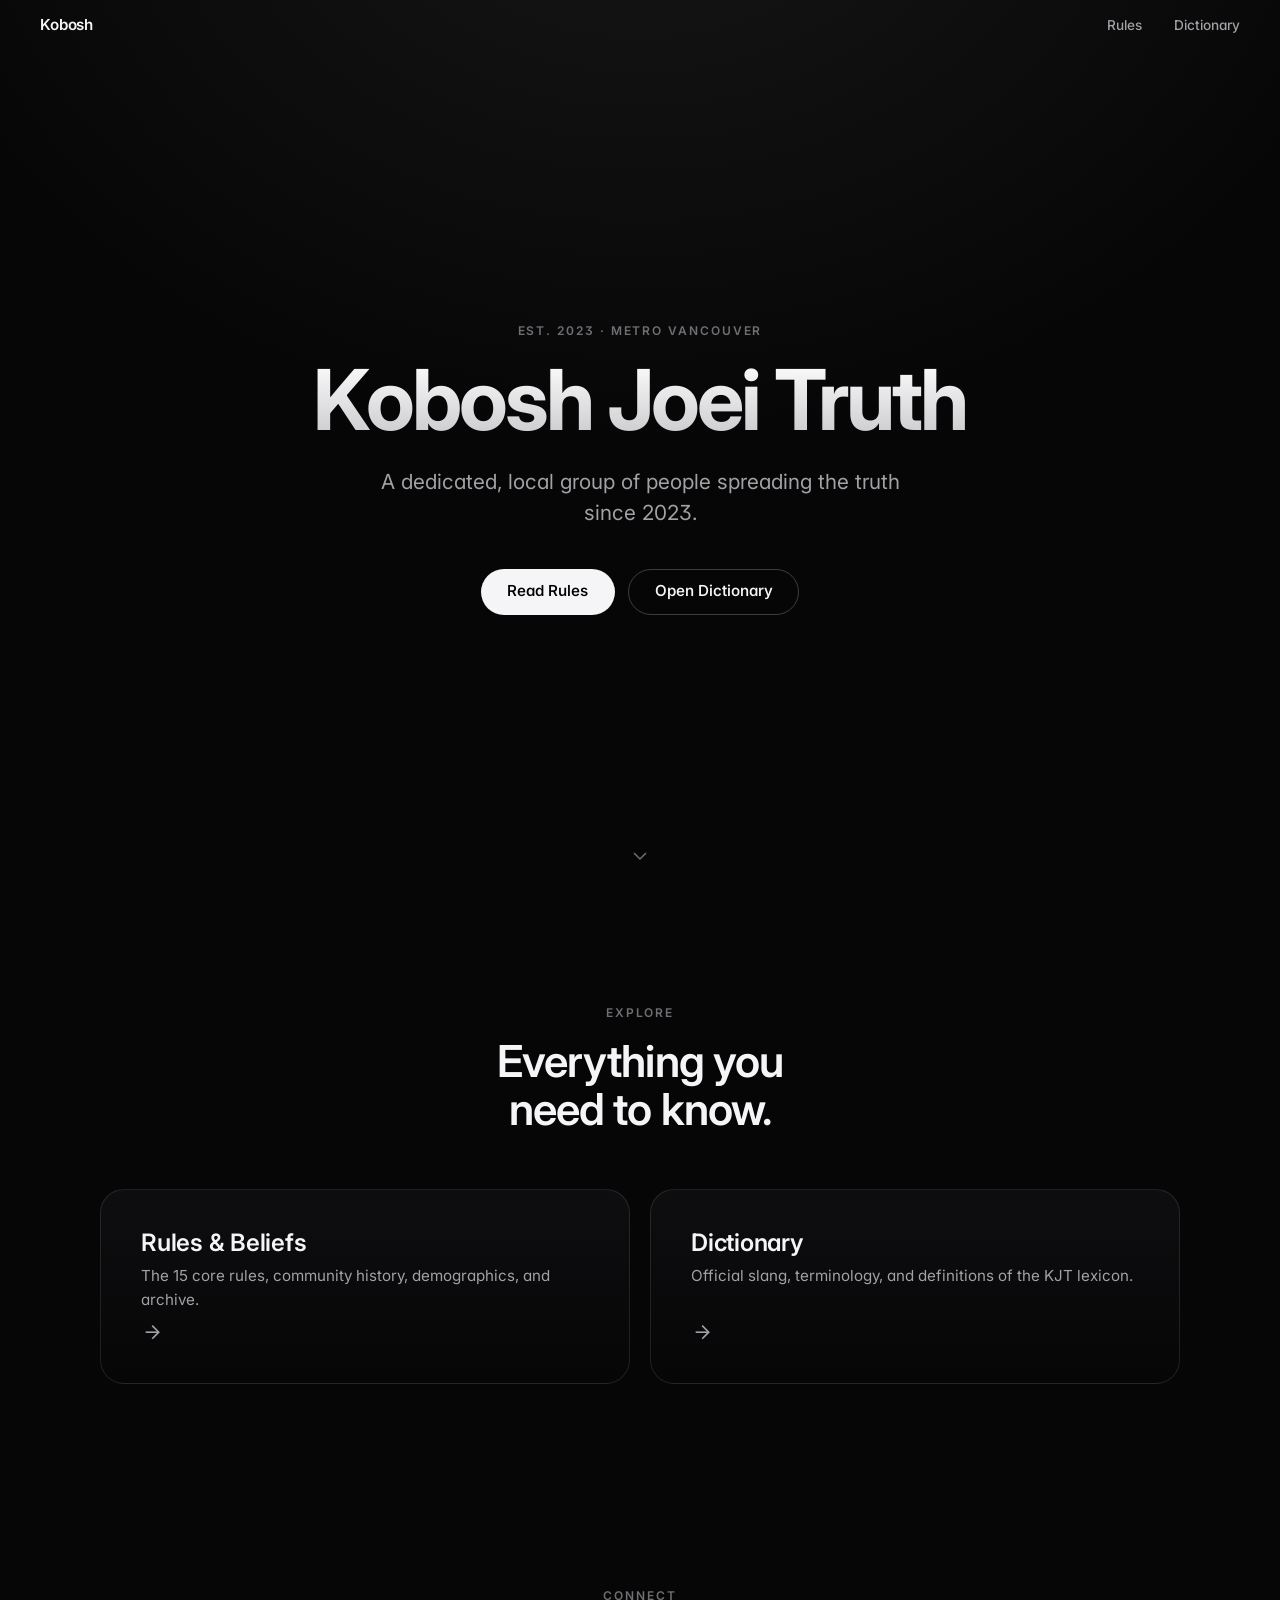
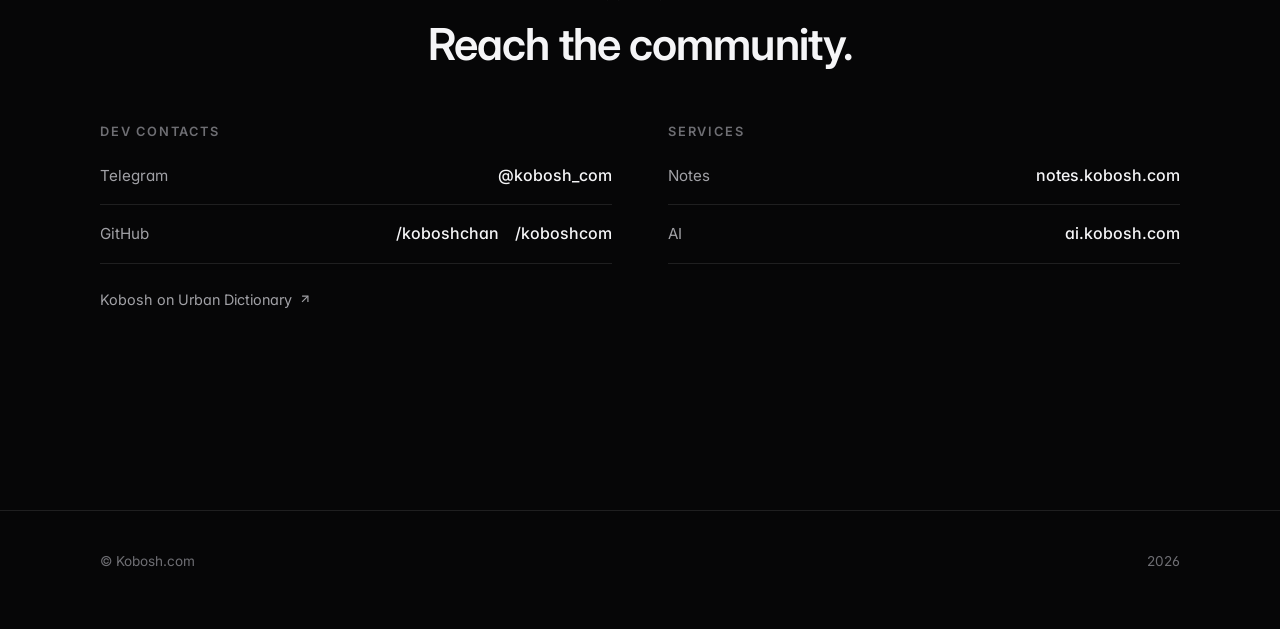
<file: index.html>
<!DOCTYPE html>
<html lang="en">
  <head>
    <title>Kobosh Joei Truth | Kobosh.com</title>
    <meta charset="utf-8" />
    <meta name="viewport" content="width=device-width, initial-scale=1" />
    <meta name="description" content="Official portal of the Kobosh Joei Truth (KJT) community. Est. September 2023." />

    <link rel="preconnect" href="https://fonts.googleapis.com" />
    <link rel="preconnect" href="https://fonts.gstatic.com" crossorigin />
    <link href="https://fonts.googleapis.com/css2?family=Inter:wght@400;500;600;700;800&display=swap" rel="stylesheet" />
    <link rel="stylesheet" href="assets/css/index-modern.css" />
  </head>
  <body>
    <nav class="nav">
      <a class="wordmark" href="./">Kobosh</a>
      <div class="nav-links">
        <a href="rules">Rules</a>
        <a href="dict">Dictionary</a>
      </div>
    </nav>

    <header class="hero">
      <span class="eyebrow">Est. 2023 · Metro Vancouver</span>
      <h1 class="display">Kobosh Joei Truth</h1>
      <p class="lede">A dedicated, local group of people spreading the truth since 2023.</p>
      <div class="btn-row">
        <a class="btn btn-primary" href="rules">Read Rules</a>
        <a class="btn btn-secondary" href="dict">Open Dictionary</a>
      </div>
      <svg class="scroll-cue" viewBox="0 0 24 24" aria-hidden="true"><path d="m6 9 6 6 6-6" /></svg>
    </header>

    <main>
      <section class="section">
        <div class="container">
          <div class="section-head" data-reveal>
            <span class="eyebrow">Explore</span>
            <h2>Everything you need to know.</h2>
          </div>
          <div class="tile-grid">
            <a class="tile" href="rules" data-reveal>
              <h3>Rules &amp; Beliefs</h3>
              <p>The 15 core rules, community history, demographics, and archive.</p>
              <svg class="arrow" viewBox="0 0 24 24" aria-hidden="true"><path d="M5 12h14" /><path d="m12 5 7 7-7 7" /></svg>
            </a>
            <a class="tile" href="dict" data-reveal data-reveal-delay="80">
              <h3>Dictionary</h3>
              <p>Official slang, terminology, and definitions of the KJT lexicon.</p>
              <svg class="arrow" viewBox="0 0 24 24" aria-hidden="true"><path d="M5 12h14" /><path d="m12 5 7 7-7 7" /></svg>
            </a>
          </div>
        </div>
      </section>

      <section class="section">
        <div class="container">
          <div class="section-head" data-reveal>
            <span class="eyebrow">Connect</span>
            <h2>Reach the community.</h2>
          </div>
          <div class="rows-grid">
            <div class="rows-group" data-reveal>
              <h3>Dev Contacts</h3>
              <div class="info-row">
                <span class="label">Telegram</span>
                <span class="value">
                  <a href="https://t.me/kobosh_com" target="_blank" rel="noopener noreferrer">@kobosh_com</a>
                </span>
              </div>
              <div class="info-row">
                <span class="label">GitHub</span>
                <span class="value">
                  <a href="https://github.com/koboshchan" target="_blank" rel="noopener noreferrer">/koboshchan</a>
                  <a href="https://github.com/koboshcom" target="_blank" rel="noopener noreferrer">/koboshcom</a>
                </span>
              </div>
            </div>
            <div class="rows-group" data-reveal data-reveal-delay="80">
              <h3>Services</h3>
              <div class="info-row">
                <span class="label">Notes</span>
                <span class="value">
                  <a href="https://notes.kobosh.com" target="_blank" rel="noopener noreferrer">notes.kobosh.com</a>
                </span>
              </div>
              <div class="info-row">
                <span class="label">AI</span>
                <span class="value">
                  <a href="https://ai.kobosh.com" target="_blank" rel="noopener noreferrer">ai.kobosh.com</a>
                </span>
              </div>
            </div>
          </div>
          <a class="quiet-link" href="https://www.urbandictionary.com/define.php?term=kobosh" target="_blank" rel="noopener noreferrer">
            Kobosh on Urban Dictionary
            <svg width="14" height="14" viewBox="0 0 24 24" fill="none" stroke="currentColor" stroke-width="2" aria-hidden="true"><path d="M7 17 17 7" /><path d="M7 7h10v10" /></svg>
          </a>
        </div>
      </section>
    </main>

    <footer class="site-footer">
      <div class="container">
        <p>&copy; Kobosh.com</p>
        <p id="year-stamp" class="tabular-nums"></p>
      </div>
    </footer>

    <script src="assets/js/index-modern.js"></script>
  </body>
</html>
</file>
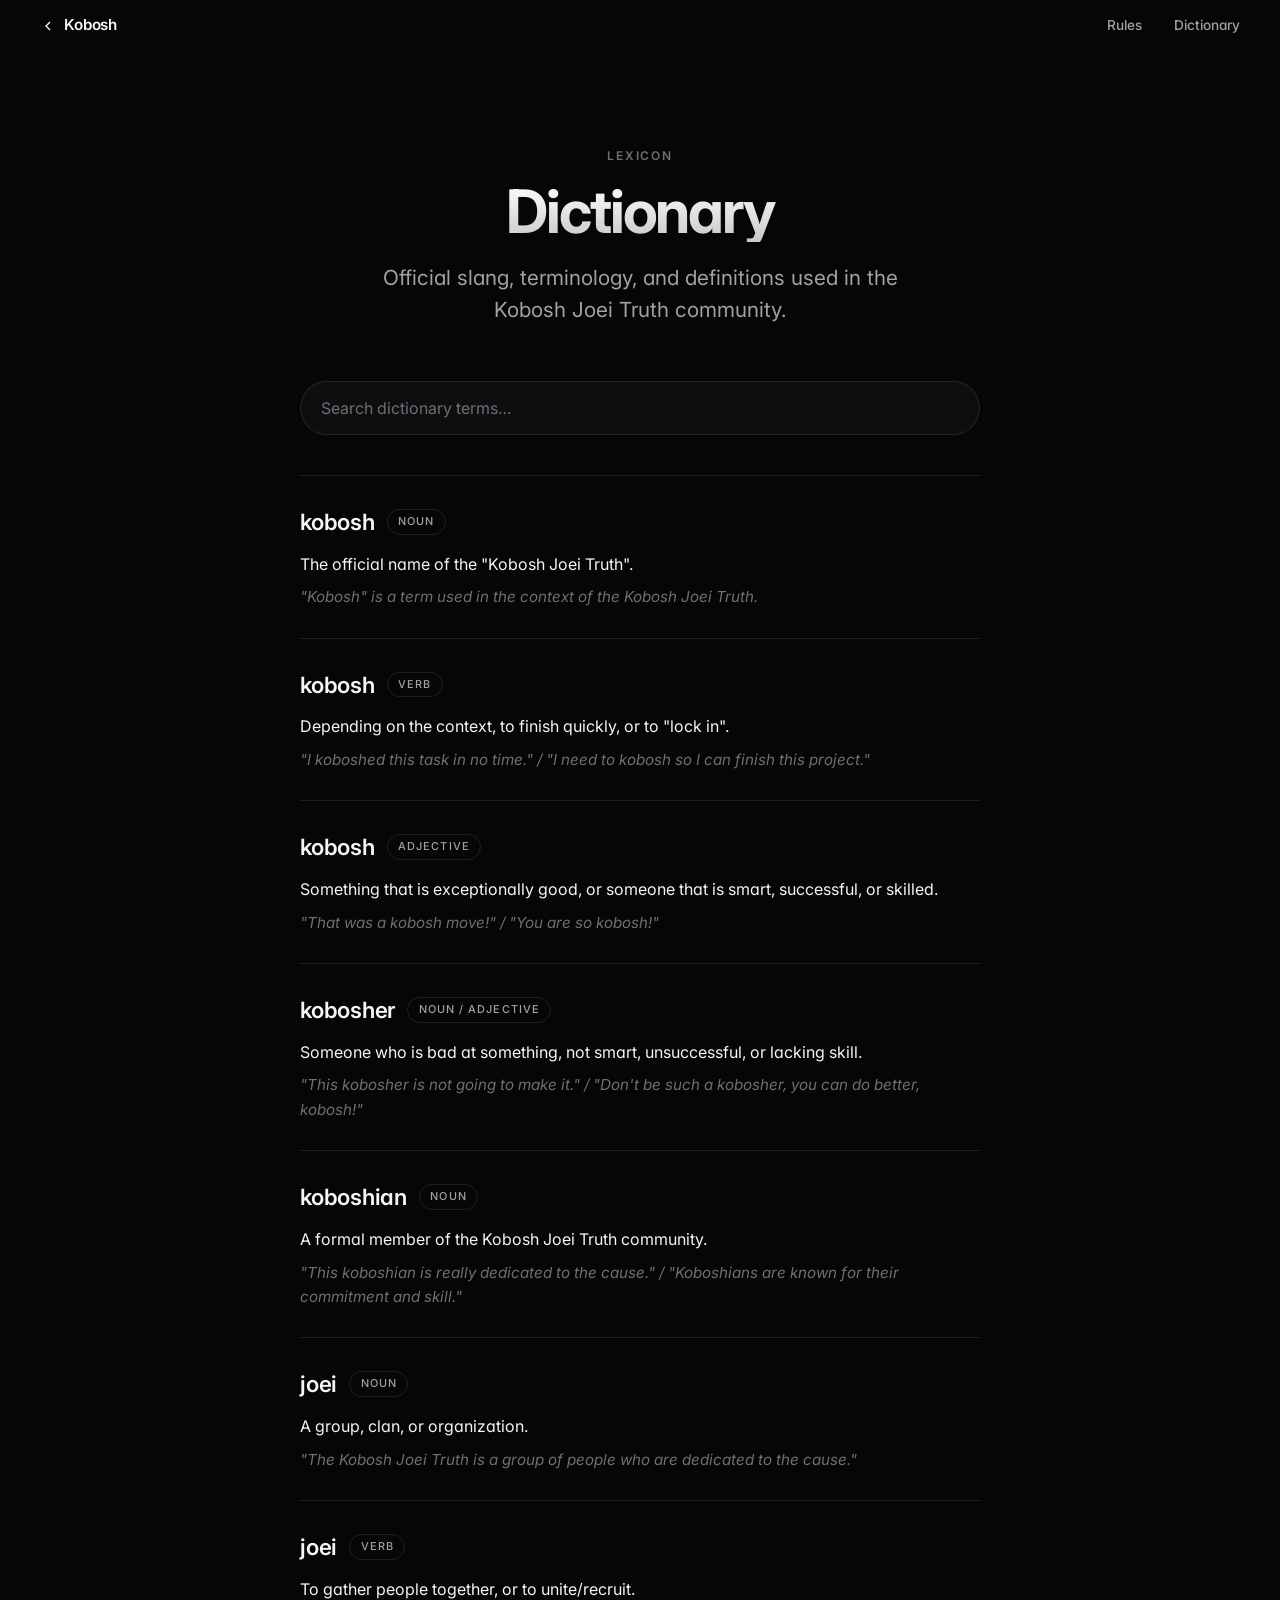
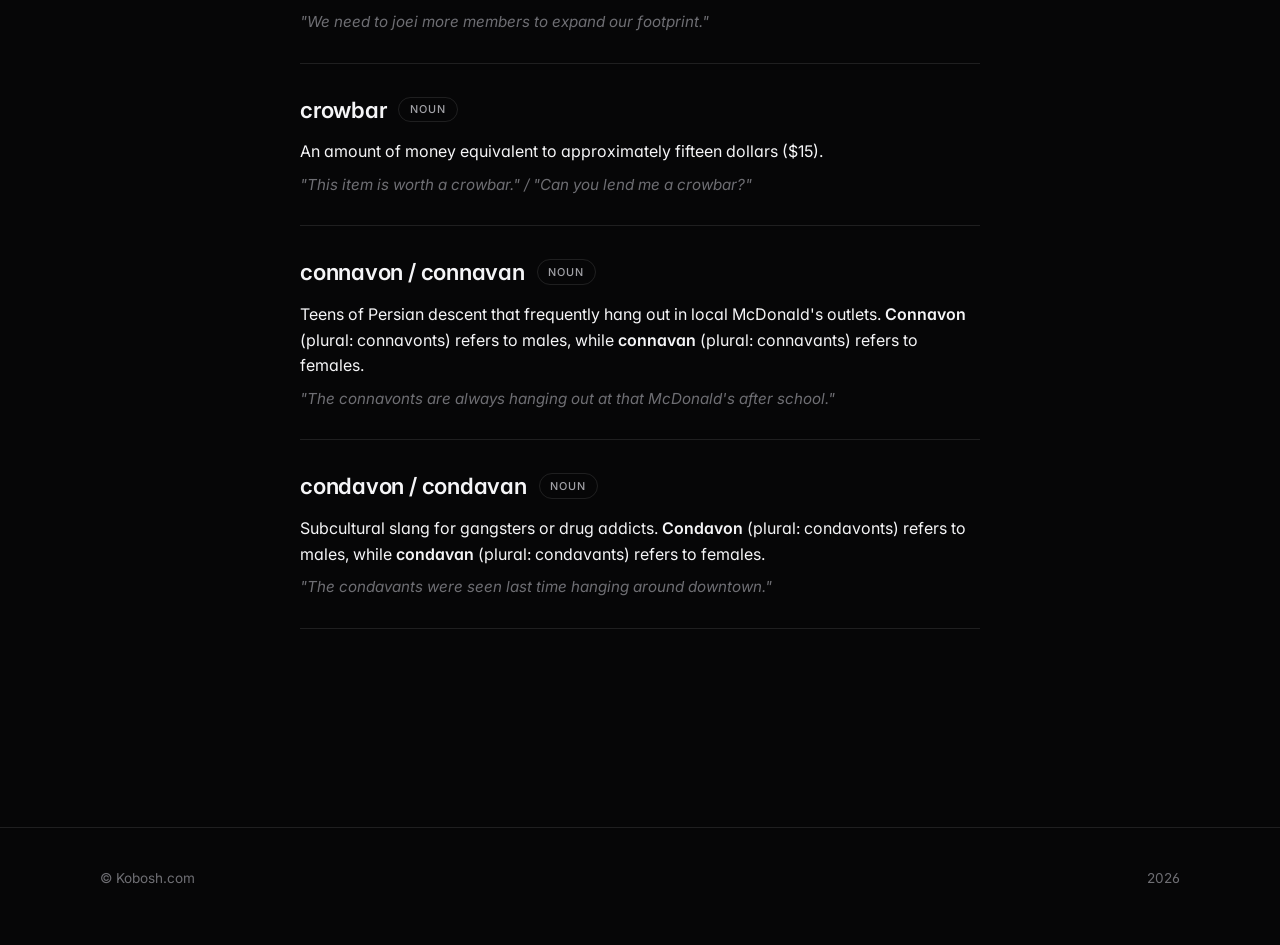
<file: dict.html>
<!DOCTYPE html>
<html lang="en">
  <head>
    <title>Dictionary | Kobosh Joei Truth</title>
    <meta charset="utf-8" />
    <meta name="viewport" content="width=device-width, initial-scale=1" />
    <meta name="description" content="Slang and terms defined in the Kobosh Joei Truth (KJT) lexicon." />

    <link rel="preconnect" href="https://fonts.googleapis.com" />
    <link rel="preconnect" href="https://fonts.gstatic.com" crossorigin />
    <link href="https://fonts.googleapis.com/css2?family=Inter:wght@400;500;600;700;800&display=swap" rel="stylesheet" />
    <link rel="stylesheet" href="assets/css/index-modern.css" />
  </head>
  <body>
    <nav class="nav">
      <a class="wordmark" href="./">
        <svg class="back-arrow" viewBox="0 0 24 24" aria-hidden="true"><path d="m15 18-6-6 6-6" /></svg>
        Kobosh
      </a>
      <div class="nav-links">
        <a href="rules">Rules</a>
        <a href="dict">Dictionary</a>
      </div>
    </nav>

    <header class="page-hero">
      <span class="eyebrow">Lexicon</span>
      <h1 class="display">Dictionary</h1>
      <p class="lede">Official slang, terminology, and definitions used in the Kobosh Joei Truth community.</p>
    </header>

    <main>
      <section class="section" style="padding-top: 0">
        <div class="container">
          <div class="dict-wrap">
            <input type="text" id="vocab-search" class="search-box" placeholder="Search dictionary terms…" aria-label="Search dictionary terms" autocomplete="off" />

            <div id="dict-entries">
              <div class="dict-entry" data-term="kobosh">
                <div class="dict-head"><span class="dict-term">kobosh</span><span class="dict-pos">noun</span></div>
                <p class="dict-defn">The official name of the "Kobosh Joei Truth".</p>
                <p class="dict-ex">"Kobosh" is a term used in the context of the Kobosh Joei Truth.</p>
              </div>
              <div class="dict-entry" data-term="kobosh">
                <div class="dict-head"><span class="dict-term">kobosh</span><span class="dict-pos">verb</span></div>
                <p class="dict-defn">Depending on the context, to finish quickly, or to "lock in".</p>
                <p class="dict-ex">"I koboshed this task in no time." / "I need to kobosh so I can finish this project."</p>
              </div>
              <div class="dict-entry" data-term="kobosh">
                <div class="dict-head"><span class="dict-term">kobosh</span><span class="dict-pos">adjective</span></div>
                <p class="dict-defn">Something that is exceptionally good, or someone that is smart, successful, or skilled.</p>
                <p class="dict-ex">"That was a kobosh move!" / "You are so kobosh!"</p>
              </div>
              <div class="dict-entry" data-term="kobosher">
                <div class="dict-head"><span class="dict-term">kobosher</span><span class="dict-pos">noun / adjective</span></div>
                <p class="dict-defn">Someone who is bad at something, not smart, unsuccessful, or lacking skill.</p>
                <p class="dict-ex">"This kobosher is not going to make it." / "Don't be such a kobosher, you can do better, kobosh!"</p>
              </div>
              <div class="dict-entry" data-term="koboshian">
                <div class="dict-head"><span class="dict-term">koboshian</span><span class="dict-pos">noun</span></div>
                <p class="dict-defn">A formal member of the Kobosh Joei Truth community.</p>
                <p class="dict-ex">"This koboshian is really dedicated to the cause." / "Koboshians are known for their commitment and skill."</p>
              </div>
              <div class="dict-entry" data-term="joei">
                <div class="dict-head"><span class="dict-term">joei</span><span class="dict-pos">noun</span></div>
                <p class="dict-defn">A group, clan, or organization.</p>
                <p class="dict-ex">"The Kobosh Joei Truth is a group of people who are dedicated to the cause."</p>
              </div>
              <div class="dict-entry" data-term="joei">
                <div class="dict-head"><span class="dict-term">joei</span><span class="dict-pos">verb</span></div>
                <p class="dict-defn">To gather people together, or to unite/recruit.</p>
                <p class="dict-ex">"We need to joei more members to expand our footprint."</p>
              </div>
              <div class="dict-entry" data-term="crowbar">
                <div class="dict-head"><span class="dict-term">crowbar</span><span class="dict-pos">noun</span></div>
                <p class="dict-defn">An amount of money equivalent to approximately fifteen dollars ($15).</p>
                <p class="dict-ex">"This item is worth a crowbar." / "Can you lend me a crowbar?"</p>
              </div>
              <div class="dict-entry" data-term="connavon connavonts connavan connavants">
                <div class="dict-head"><span class="dict-term">connavon / connavan</span><span class="dict-pos">noun</span></div>
                <p class="dict-defn">Teens of Persian descent that frequently hang out in local McDonald's outlets. <strong>Connavon</strong> (plural: connavonts) refers to males, while <strong>connavan</strong> (plural: connavants) refers to females.</p>
                <p class="dict-ex">"The connavonts are always hanging out at that McDonald's after school."</p>
              </div>
              <div class="dict-entry" data-term="condavon condavonts condavan condavants">
                <div class="dict-head"><span class="dict-term">condavon / condavan</span><span class="dict-pos">noun</span></div>
                <p class="dict-defn">Subcultural slang for gangsters or drug addicts. <strong>Condavon</strong> (plural: condavonts) refers to males, while <strong>condavan</strong> (plural: condavants) refers to females.</p>
                <p class="dict-ex">"The condavants were seen last time hanging around downtown."</p>
              </div>
            </div>
          </div>
        </div>
      </section>
    </main>

    <footer class="site-footer">
      <div class="container">
        <p>&copy; Kobosh.com</p>
        <p id="year-stamp" class="tabular-nums"></p>
      </div>
    </footer>

    <script src="assets/js/index-modern.js"></script>
    <script>
      // Client-side real-time prefix/substring search filter
      document.addEventListener("DOMContentLoaded", function () {
        var searchInput = document.getElementById("vocab-search");
        var entries = document.querySelectorAll(".dict-entry");
        if (!searchInput) return;
        searchInput.addEventListener("input", function (e) {
          var query = e.target.value.toLowerCase().trim();
          entries.forEach(function (entry) {
            var term = entry.getAttribute("data-term").toLowerCase();
            var text = entry.textContent.toLowerCase();
            entry.style.display = term.includes(query) || text.includes(query) ? "block" : "none";
          });
        });
      });
    </script>
  </body>
</html>
</file>
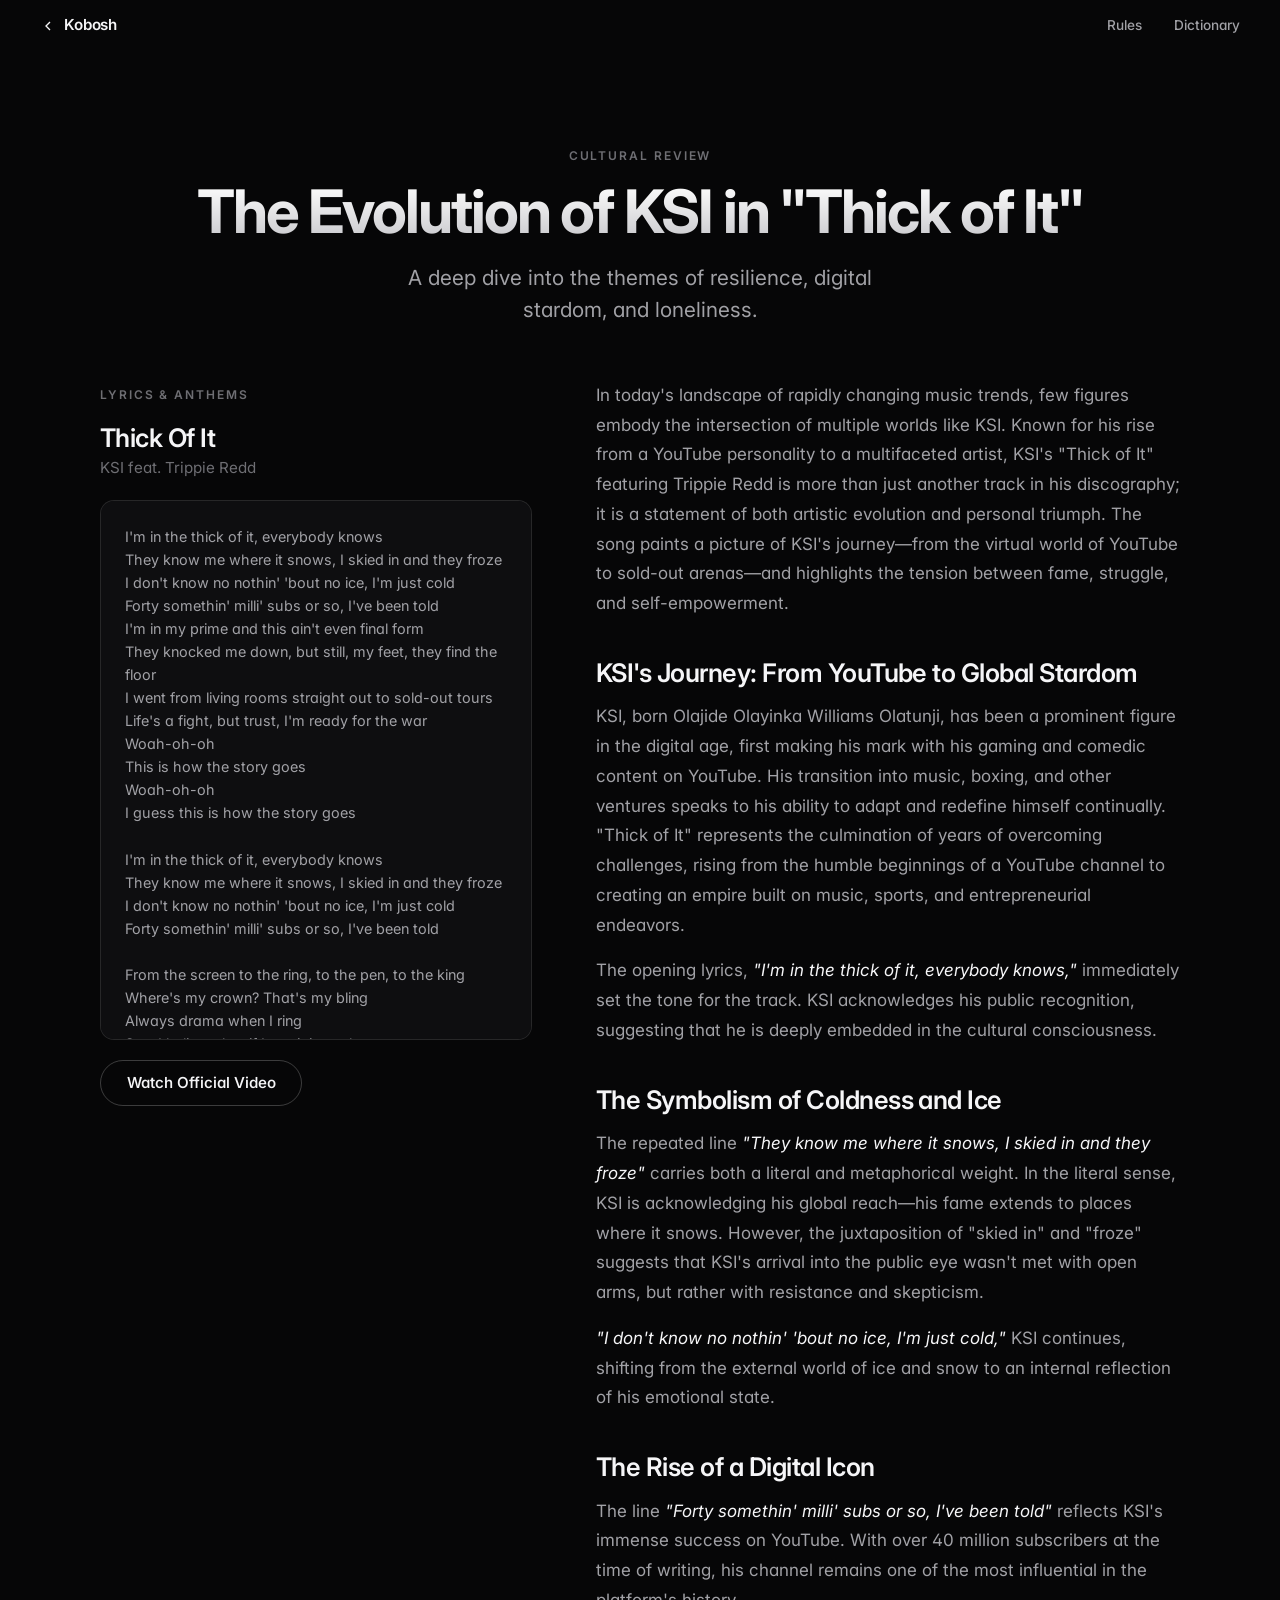
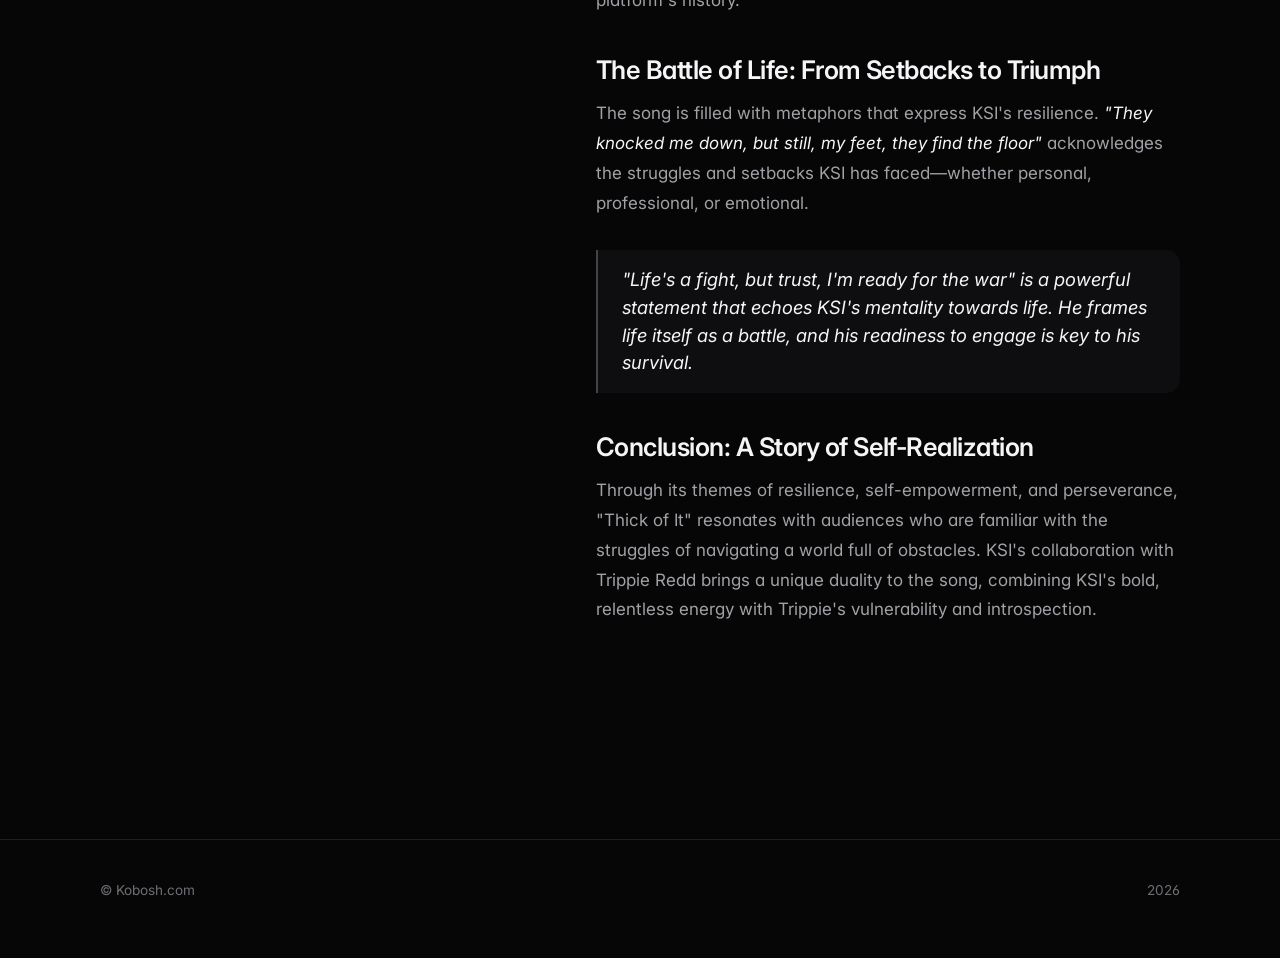
<file: iminthethickofit.html>
<!DOCTYPE html>
<html lang="en">
  <head>
    <title>I'm In The Thick Of It | Kobosh Joei Truth</title>
    <meta charset="utf-8" />
    <meta name="viewport" content="width=device-width, initial-scale=1" />
    <meta name="description" content="Lyrics and deep dive analysis of the evolutionary cultural impact of KSI's Thick Of It." />

    <link rel="preconnect" href="https://fonts.googleapis.com" />
    <link rel="preconnect" href="https://fonts.gstatic.com" crossorigin />
    <link href="https://fonts.googleapis.com/css2?family=Inter:wght@400;500;600;700;800&display=swap" rel="stylesheet" />
    <link rel="stylesheet" href="assets/css/index-modern.css" />
  </head>
  <body>
    <nav class="nav">
      <a class="wordmark" href="./">
        <svg class="back-arrow" viewBox="0 0 24 24" aria-hidden="true"><path d="m15 18-6-6 6-6" /></svg>
        Kobosh
      </a>
      <div class="nav-links">
        <a href="rules">Rules</a>
        <a href="dict">Dictionary</a>
      </div>
    </nav>

    <header class="page-hero">
      <span class="eyebrow">Cultural Review</span>
      <h1 class="display">The Evolution of KSI in "Thick of It"</h1>
      <p class="lede">A deep dive into the themes of resilience, digital stardom, and loneliness.</p>
    </header>

    <main>
      <section class="section" style="padding-top: 0">
        <div class="split">
          <aside class="lyrics-panel" data-reveal>
            <span class="eyebrow">Lyrics &amp; Anthems</span>
            <h2>Thick Of It</h2>
            <p class="performer">KSI feat. Trippie Redd</p>
            <div class="lyrics-box">I'm in the thick of it, everybody knows
They know me where it snows, I skied in and they froze
I don't know no nothin' 'bout no ice, I'm just cold
Forty somethin' milli' subs or so, I've been told
I'm in my prime and this ain't even final form
They knocked me down, but still, my feet, they find the floor
I went from living rooms straight out to sold-out tours
Life's a fight, but trust, I'm ready for the war
Woah-oh-oh
This is how the story goes
Woah-oh-oh
I guess this is how the story goes

I'm in the thick of it, everybody knows
They know me where it snows, I skied in and they froze
I don't know no nothin' 'bout no ice, I'm just cold
Forty somethin' milli' subs or so, I've been told

From the screen to the ring, to the pen, to the king
Where's my crown? That's my bling
Always drama when I ring
See, I believe that if I see it in my heart
Smash through the ceiling 'cause I'm reachin' for the stars
Woah-oh-oh
This is how the story goes
Woah-oh-oh
I guess this is how the story goes

Highway to heaven, I'm just cruisin' by my lone'
They cast me out, left me for dead, them people cold
My faith in God, mind in the sun, I'm 'bout to sow
My life is hard, I took the wheel, I cracked the code
Ain't nobody gon' save you, man, this life will break you
In the thick of it, this is how the story goes</div>
            <div class="btn-row" style="justify-content: flex-start; margin-top: 1.25rem">
              <a class="btn btn-secondary" href="https://www.youtube.com/watch?v=At8v_Yc044Y" target="_blank" rel="noopener noreferrer">Watch Official Video</a>
            </div>
          </aside>

          <article class="article" style="margin: 0" data-reveal data-reveal-delay="80">
            <p>In today's landscape of rapidly changing music trends, few figures embody the intersection of multiple worlds like KSI. Known for his rise from a YouTube personality to a multifaceted artist, KSI's "Thick of It" featuring Trippie Redd is more than just another track in his discography; it is a statement of both artistic evolution and personal triumph. The song paints a picture of KSI's journey—from the virtual world of YouTube to sold-out arenas—and highlights the tension between fame, struggle, and self-empowerment.</p>

            <h2>KSI's Journey: From YouTube to Global Stardom</h2>
            <p>KSI, born Olajide Olayinka Williams Olatunji, has been a prominent figure in the digital age, first making his mark with his gaming and comedic content on YouTube. His transition into music, boxing, and other ventures speaks to his ability to adapt and redefine himself continually. "Thick of It" represents the culmination of years of overcoming challenges, rising from the humble beginnings of a YouTube channel to creating an empire built on music, sports, and entrepreneurial endeavors.</p>
            <p>The opening lyrics, <em>"I'm in the thick of it, everybody knows,"</em> immediately set the tone for the track. KSI acknowledges his public recognition, suggesting that he is deeply embedded in the cultural consciousness.</p>

            <h2>The Symbolism of Coldness and Ice</h2>
            <p>The repeated line <em>"They know me where it snows, I skied in and they froze"</em> carries both a literal and metaphorical weight. In the literal sense, KSI is acknowledging his global reach—his fame extends to places where it snows. However, the juxtaposition of "skied in" and "froze" suggests that KSI's arrival into the public eye wasn't met with open arms, but rather with resistance and skepticism.</p>
            <p><em>"I don't know no nothin' 'bout no ice, I'm just cold,"</em> KSI continues, shifting from the external world of ice and snow to an internal reflection of his emotional state.</p>

            <h2>The Rise of a Digital Icon</h2>
            <p>The line <em>"Forty somethin' milli' subs or so, I've been told"</em> reflects KSI's immense success on YouTube. With over 40 million subscribers at the time of writing, his channel remains one of the most influential in the platform's history.</p>

            <h2>The Battle of Life: From Setbacks to Triumph</h2>
            <p>The song is filled with metaphors that express KSI's resilience. <em>"They knocked me down, but still, my feet, they find the floor"</em> acknowledges the struggles and setbacks KSI has faced—whether personal, professional, or emotional.</p>
            <blockquote>"Life's a fight, but trust, I'm ready for the war" is a powerful statement that echoes KSI's mentality towards life. He frames life itself as a battle, and his readiness to engage is key to his survival.</blockquote>

            <h2>Conclusion: A Story of Self-Realization</h2>
            <p>Through its themes of resilience, self-empowerment, and perseverance, "Thick of It" resonates with audiences who are familiar with the struggles of navigating a world full of obstacles. KSI's collaboration with Trippie Redd brings a unique duality to the song, combining KSI's bold, relentless energy with Trippie's vulnerability and introspection.</p>
          </article>
        </div>
      </section>
    </main>

    <footer class="site-footer">
      <div class="container">
        <p>&copy; Kobosh.com</p>
        <p id="year-stamp" class="tabular-nums"></p>
      </div>
    </footer>

    <script src="assets/js/index-modern.js"></script>
  </body>
</html>
</file>
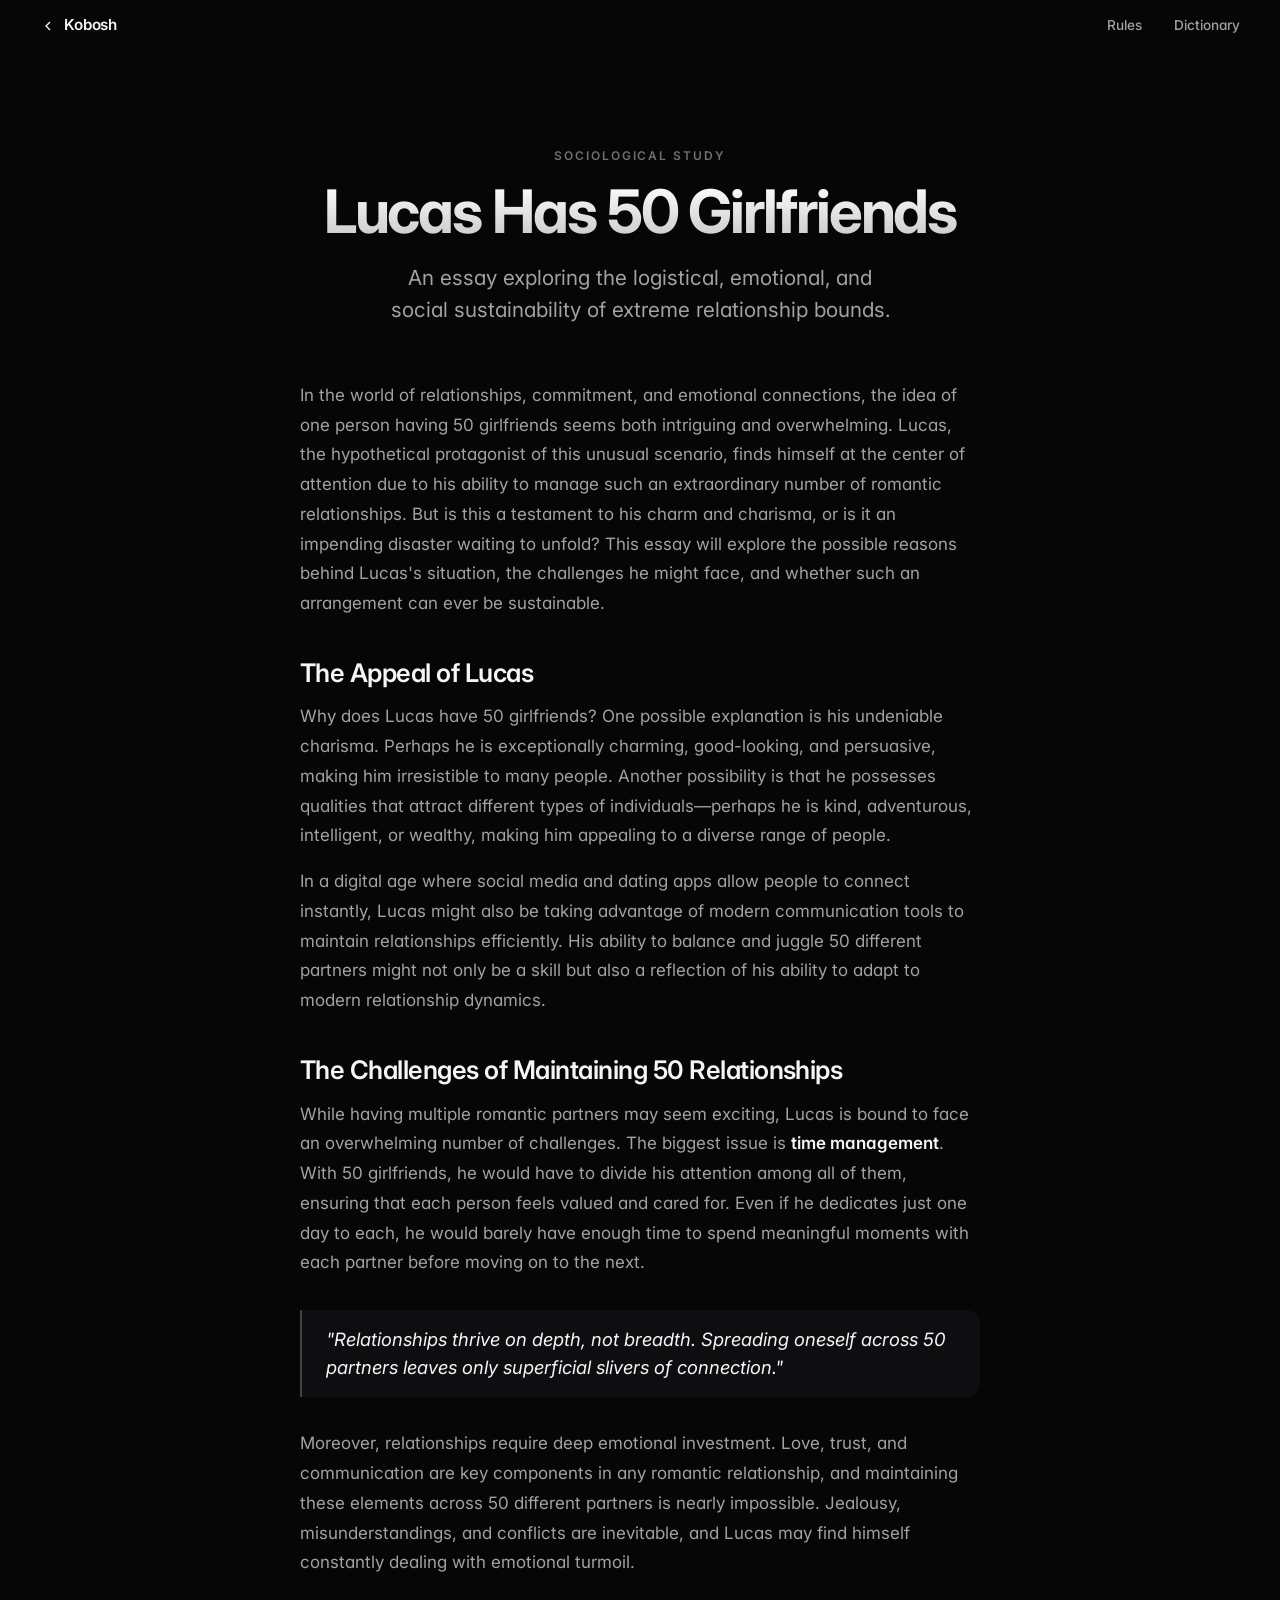
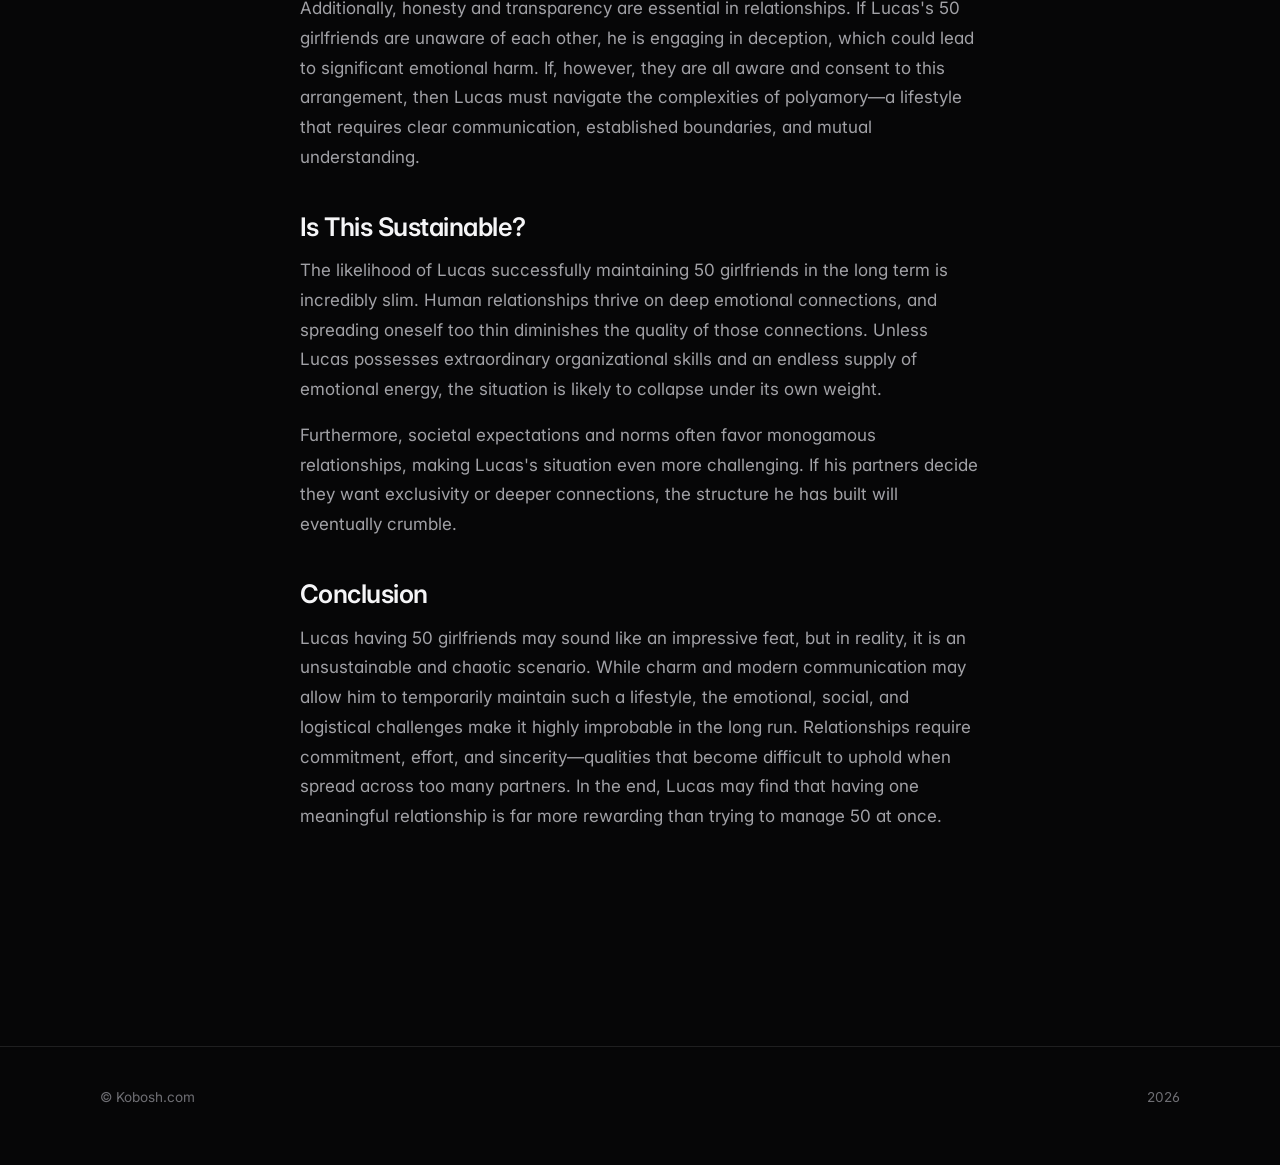
<file: lucas-has-50-girlfriends.html>
<!DOCTYPE html>
<html lang="en">
  <head>
    <title>Lucas Has 50 Girlfriends | Kobosh Joei Truth</title>
    <meta charset="utf-8" />
    <meta name="viewport" content="width=device-width, initial-scale=1" />
    <meta name="description" content="An academic exploration of polyamory, logistics, and chaos in the context of Lucas's fifty relationships." />

    <link rel="preconnect" href="https://fonts.googleapis.com" />
    <link rel="preconnect" href="https://fonts.gstatic.com" crossorigin />
    <link href="https://fonts.googleapis.com/css2?family=Inter:wght@400;500;600;700;800&display=swap" rel="stylesheet" />
    <link rel="stylesheet" href="assets/css/index-modern.css" />
  </head>
  <body>
    <nav class="nav">
      <a class="wordmark" href="./">
        <svg class="back-arrow" viewBox="0 0 24 24" aria-hidden="true"><path d="m15 18-6-6 6-6" /></svg>
        Kobosh
      </a>
      <div class="nav-links">
        <a href="rules">Rules</a>
        <a href="dict">Dictionary</a>
      </div>
    </nav>

    <header class="page-hero">
      <span class="eyebrow">Sociological Study</span>
      <h1 class="display">Lucas Has 50 Girlfriends</h1>
      <p class="lede">An essay exploring the logistical, emotional, and social sustainability of extreme relationship bounds.</p>
    </header>

    <main>
      <section class="section" style="padding-top: 0">
        <article class="article" data-reveal>
          <p>In the world of relationships, commitment, and emotional connections, the idea of one person having 50 girlfriends seems both intriguing and overwhelming. Lucas, the hypothetical protagonist of this unusual scenario, finds himself at the center of attention due to his ability to manage such an extraordinary number of romantic relationships. But is this a testament to his charm and charisma, or is it an impending disaster waiting to unfold? This essay will explore the possible reasons behind Lucas's situation, the challenges he might face, and whether such an arrangement can ever be sustainable.</p>

          <h2>The Appeal of Lucas</h2>
          <p>Why does Lucas have 50 girlfriends? One possible explanation is his undeniable charisma. Perhaps he is exceptionally charming, good-looking, and persuasive, making him irresistible to many people. Another possibility is that he possesses qualities that attract different types of individuals—perhaps he is kind, adventurous, intelligent, or wealthy, making him appealing to a diverse range of people.</p>
          <p>In a digital age where social media and dating apps allow people to connect instantly, Lucas might also be taking advantage of modern communication tools to maintain relationships efficiently. His ability to balance and juggle 50 different partners might not only be a skill but also a reflection of his ability to adapt to modern relationship dynamics.</p>

          <h2>The Challenges of Maintaining 50 Relationships</h2>
          <p>While having multiple romantic partners may seem exciting, Lucas is bound to face an overwhelming number of challenges. The biggest issue is <strong>time management</strong>. With 50 girlfriends, he would have to divide his attention among all of them, ensuring that each person feels valued and cared for. Even if he dedicates just one day to each, he would barely have enough time to spend meaningful moments with each partner before moving on to the next.</p>

          <blockquote>"Relationships thrive on depth, not breadth. Spreading oneself across 50 partners leaves only superficial slivers of connection."</blockquote>

          <p>Moreover, relationships require deep emotional investment. Love, trust, and communication are key components in any romantic relationship, and maintaining these elements across 50 different partners is nearly impossible. Jealousy, misunderstandings, and conflicts are inevitable, and Lucas may find himself constantly dealing with emotional turmoil.</p>
          <p>Additionally, honesty and transparency are essential in relationships. If Lucas's 50 girlfriends are unaware of each other, he is engaging in deception, which could lead to significant emotional harm. If, however, they are all aware and consent to this arrangement, then Lucas must navigate the complexities of polyamory—a lifestyle that requires clear communication, established boundaries, and mutual understanding.</p>

          <h2>Is This Sustainable?</h2>
          <p>The likelihood of Lucas successfully maintaining 50 girlfriends in the long term is incredibly slim. Human relationships thrive on deep emotional connections, and spreading oneself too thin diminishes the quality of those connections. Unless Lucas possesses extraordinary organizational skills and an endless supply of emotional energy, the situation is likely to collapse under its own weight.</p>
          <p>Furthermore, societal expectations and norms often favor monogamous relationships, making Lucas's situation even more challenging. If his partners decide they want exclusivity or deeper connections, the structure he has built will eventually crumble.</p>

          <h2>Conclusion</h2>
          <p>Lucas having 50 girlfriends may sound like an impressive feat, but in reality, it is an unsustainable and chaotic scenario. While charm and modern communication may allow him to temporarily maintain such a lifestyle, the emotional, social, and logistical challenges make it highly improbable in the long run. Relationships require commitment, effort, and sincerity—qualities that become difficult to uphold when spread across too many partners. In the end, Lucas may find that having one meaningful relationship is far more rewarding than trying to manage 50 at once.</p>
        </article>
      </section>
    </main>

    <footer class="site-footer">
      <div class="container">
        <p>&copy; Kobosh.com</p>
        <p id="year-stamp" class="tabular-nums"></p>
      </div>
    </footer>

    <script src="assets/js/index-modern.js"></script>
  </body>
</html>
</file>
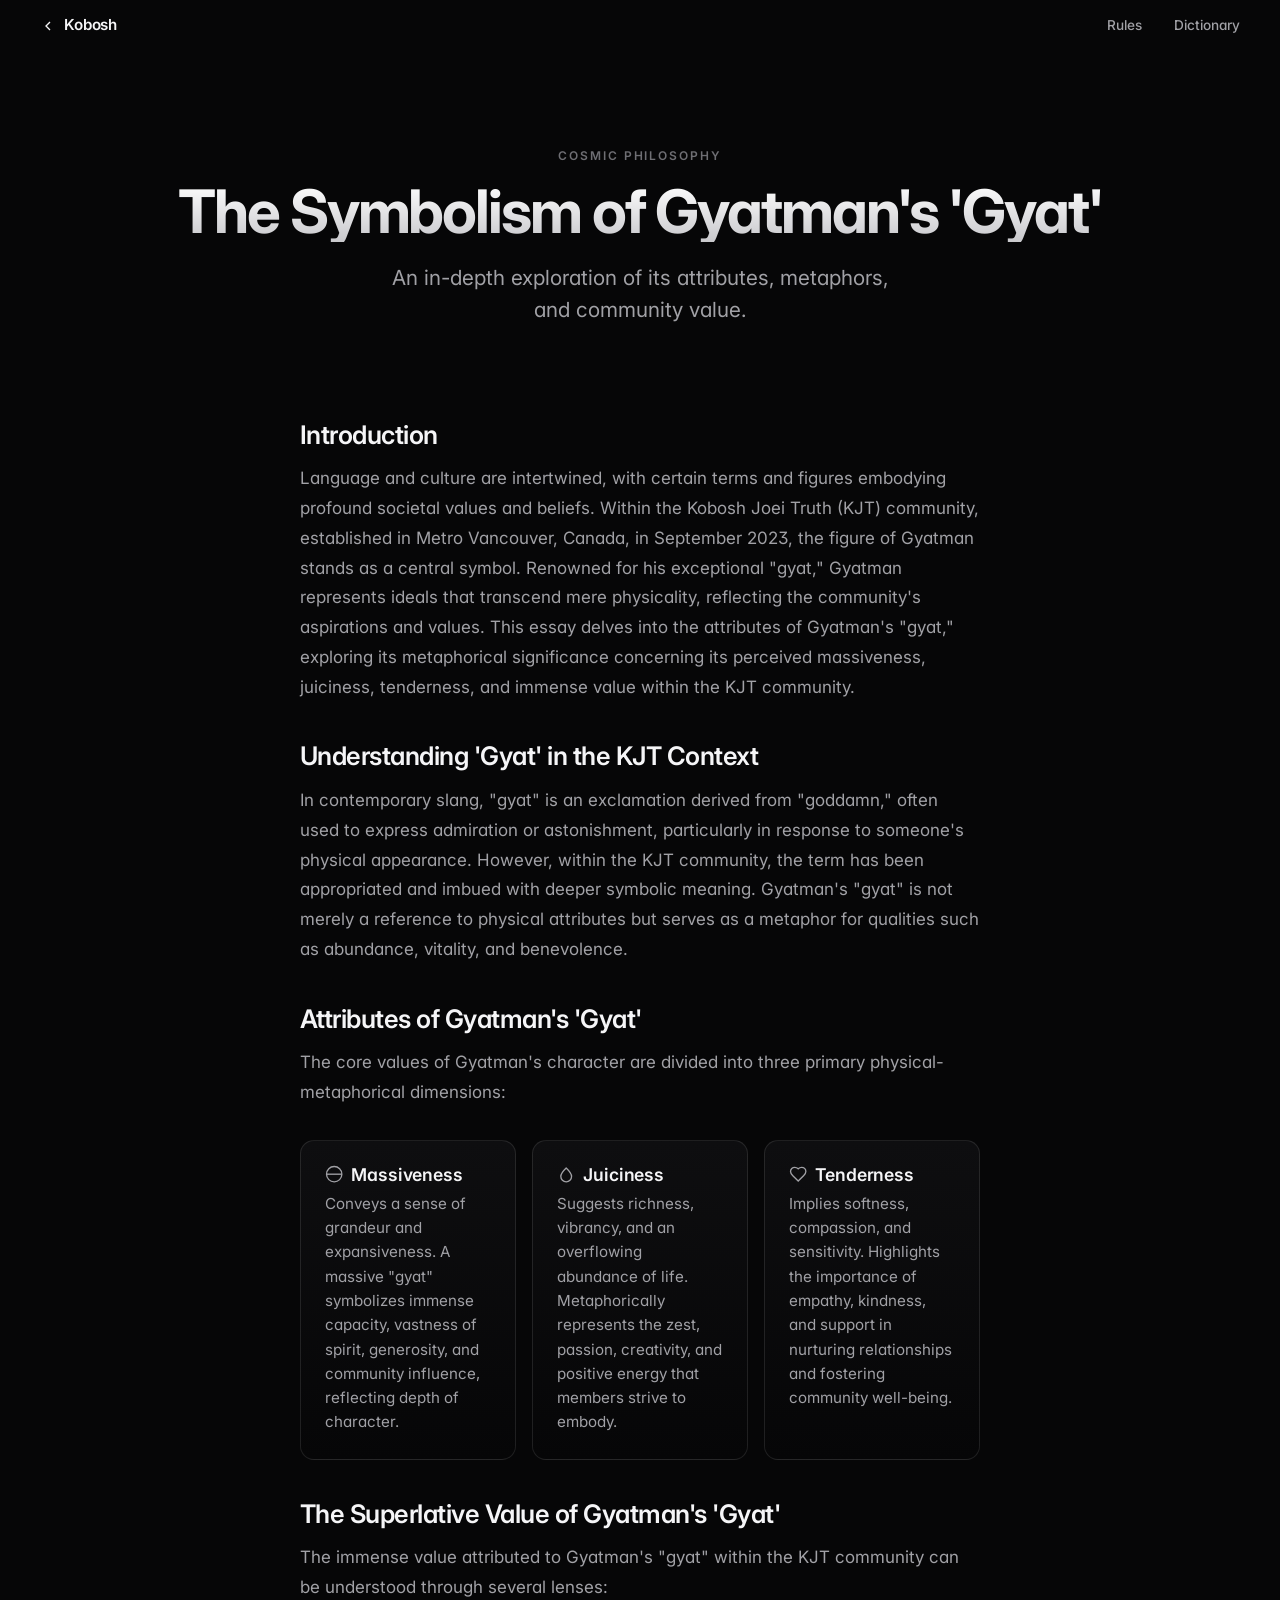
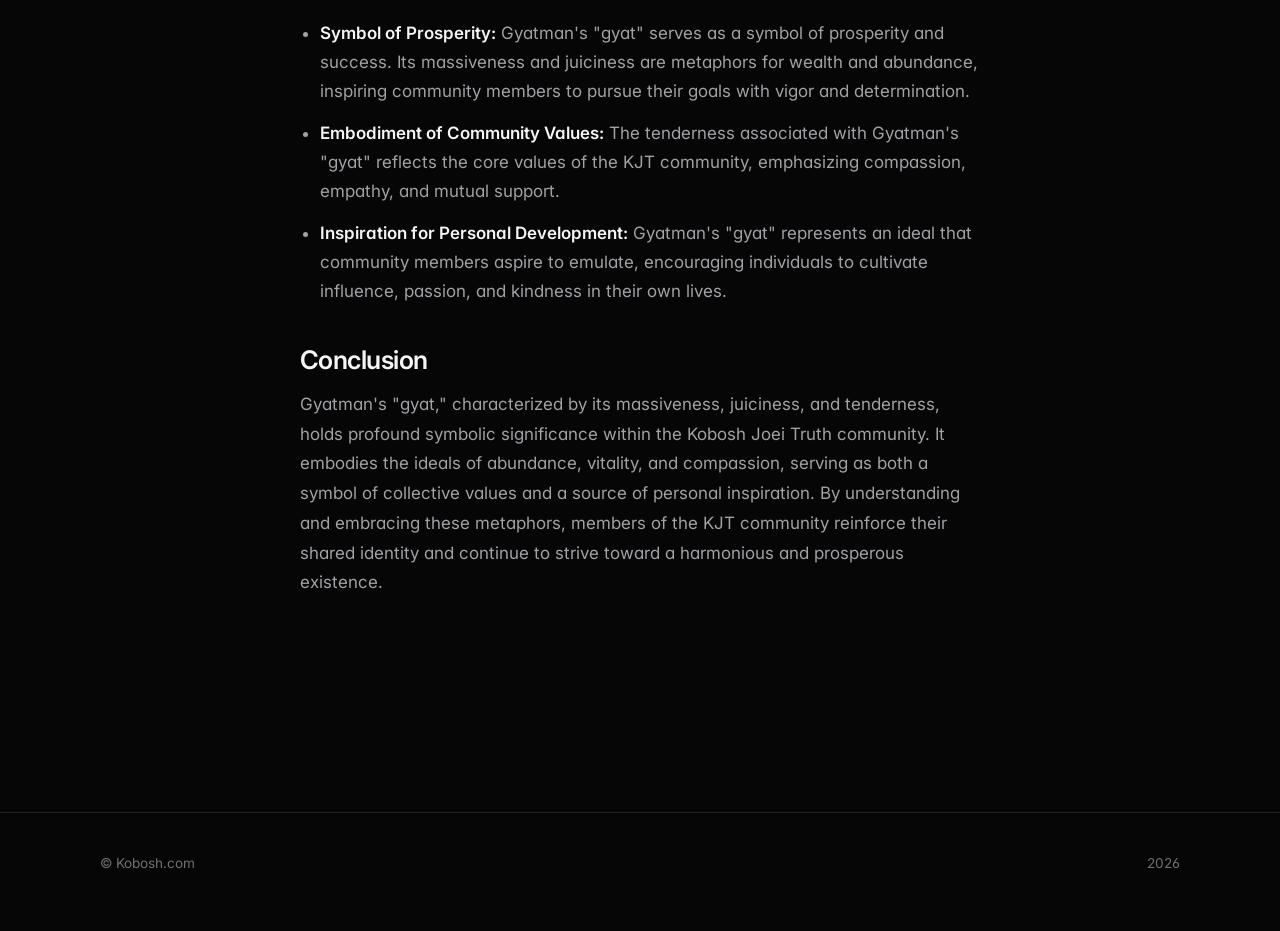
<file: massive.html>
<!DOCTYPE html>
<html lang="en">
  <head>
    <title>Massive Gyatman Essay | Kobosh Joei Truth</title>
    <meta charset="utf-8" />
    <meta name="viewport" content="width=device-width, initial-scale=1" />
    <meta name="description" content="A philosophical exploration of the cultural, metaphorical, and societal values of Gyatman's Gyat." />

    <link rel="preconnect" href="https://fonts.googleapis.com" />
    <link rel="preconnect" href="https://fonts.gstatic.com" crossorigin />
    <link href="https://fonts.googleapis.com/css2?family=Inter:wght@400;500;600;700;800&display=swap" rel="stylesheet" />
    <link rel="stylesheet" href="assets/css/index-modern.css" />
  </head>
  <body>
    <nav class="nav">
      <a class="wordmark" href="./">
        <svg class="back-arrow" viewBox="0 0 24 24" aria-hidden="true"><path d="m15 18-6-6 6-6" /></svg>
        Kobosh
      </a>
      <div class="nav-links">
        <a href="rules">Rules</a>
        <a href="dict">Dictionary</a>
      </div>
    </nav>

    <header class="page-hero">
      <span class="eyebrow">Cosmic Philosophy</span>
      <h1 class="display">The Symbolism of Gyatman's 'Gyat'</h1>
      <p class="lede">An in-depth exploration of its attributes, metaphors, and community value.</p>
    </header>

    <main>
      <section class="section" style="padding-top: 0">
        <article class="article" data-reveal>
          <h2>Introduction</h2>
          <p>Language and culture are intertwined, with certain terms and figures embodying profound societal values and beliefs. Within the Kobosh Joei Truth (KJT) community, established in Metro Vancouver, Canada, in September 2023, the figure of Gyatman stands as a central symbol. Renowned for his exceptional "gyat," Gyatman represents ideals that transcend mere physicality, reflecting the community's aspirations and values. This essay delves into the attributes of Gyatman's "gyat," exploring its metaphorical significance concerning its perceived massiveness, juiciness, tenderness, and immense value within the KJT community.</p>

          <h2>Understanding 'Gyat' in the KJT Context</h2>
          <p>In contemporary slang, "gyat" is an exclamation derived from "goddamn," often used to express admiration or astonishment, particularly in response to someone's physical appearance. However, within the KJT community, the term has been appropriated and imbued with deeper symbolic meaning. Gyatman's "gyat" is not merely a reference to physical attributes but serves as a metaphor for qualities such as abundance, vitality, and benevolence.</p>

          <h2>Attributes of Gyatman's 'Gyat'</h2>
          <p>The core values of Gyatman's character are divided into three primary physical-metaphorical dimensions:</p>

          <div class="attribute-grid">
            <div class="attribute-card">
              <h3><svg viewBox="0 0 24 24" aria-hidden="true"><circle cx="12" cy="12" r="10" /><path d="M2 12h20" /></svg>Massiveness</h3>
              <p>Conveys a sense of grandeur and expansiveness. A massive "gyat" symbolizes immense capacity, vastness of spirit, generosity, and community influence, reflecting depth of character.</p>
            </div>
            <div class="attribute-card">
              <h3><svg viewBox="0 0 24 24" aria-hidden="true"><path d="M12 22a7 7 0 0 0 7-7c0-4.3-7-11-7-11S5 10.7 5 15a7 7 0 0 0 7 7z" /></svg>Juiciness</h3>
              <p>Suggests richness, vibrancy, and an overflowing abundance of life. Metaphorically represents the zest, passion, creativity, and positive energy that members strive to embody.</p>
            </div>
            <div class="attribute-card">
              <h3><svg viewBox="0 0 24 24" aria-hidden="true"><path d="M19 14c1.49-1.46 3-3.21 3-5.5A5.5 5.5 0 0 0 16.5 3c-1.76 0-3 .5-4.5 2-1.5-1.5-2.74-2-4.5-2A5.5 5.5 0 0 0 2 8.5c0 2.3 1.5 4.05 3 5.5l7 7Z" /></svg>Tenderness</h3>
              <p>Implies softness, compassion, and sensitivity. Highlights the importance of empathy, kindness, and support in nurturing relationships and fostering community well-being.</p>
            </div>
          </div>

          <h2>The Superlative Value of Gyatman's 'Gyat'</h2>
          <p>The immense value attributed to Gyatman's "gyat" within the KJT community can be understood through several lenses:</p>
          <ul>
            <li><strong>Symbol of Prosperity:</strong> Gyatman's "gyat" serves as a symbol of prosperity and success. Its massiveness and juiciness are metaphors for wealth and abundance, inspiring community members to pursue their goals with vigor and determination.</li>
            <li><strong>Embodiment of Community Values:</strong> The tenderness associated with Gyatman's "gyat" reflects the core values of the KJT community, emphasizing compassion, empathy, and mutual support.</li>
            <li><strong>Inspiration for Personal Development:</strong> Gyatman's "gyat" represents an ideal that community members aspire to emulate, encouraging individuals to cultivate influence, passion, and kindness in their own lives.</li>
          </ul>

          <h2>Conclusion</h2>
          <p>Gyatman's "gyat," characterized by its massiveness, juiciness, and tenderness, holds profound symbolic significance within the Kobosh Joei Truth community. It embodies the ideals of abundance, vitality, and compassion, serving as both a symbol of collective values and a source of personal inspiration. By understanding and embracing these metaphors, members of the KJT community reinforce their shared identity and continue to strive toward a harmonious and prosperous existence.</p>
        </article>
      </section>
    </main>

    <footer class="site-footer">
      <div class="container">
        <p>&copy; Kobosh.com</p>
        <p id="year-stamp" class="tabular-nums"></p>
      </div>
    </footer>

    <script src="assets/js/index-modern.js"></script>
  </body>
</html>
</file>
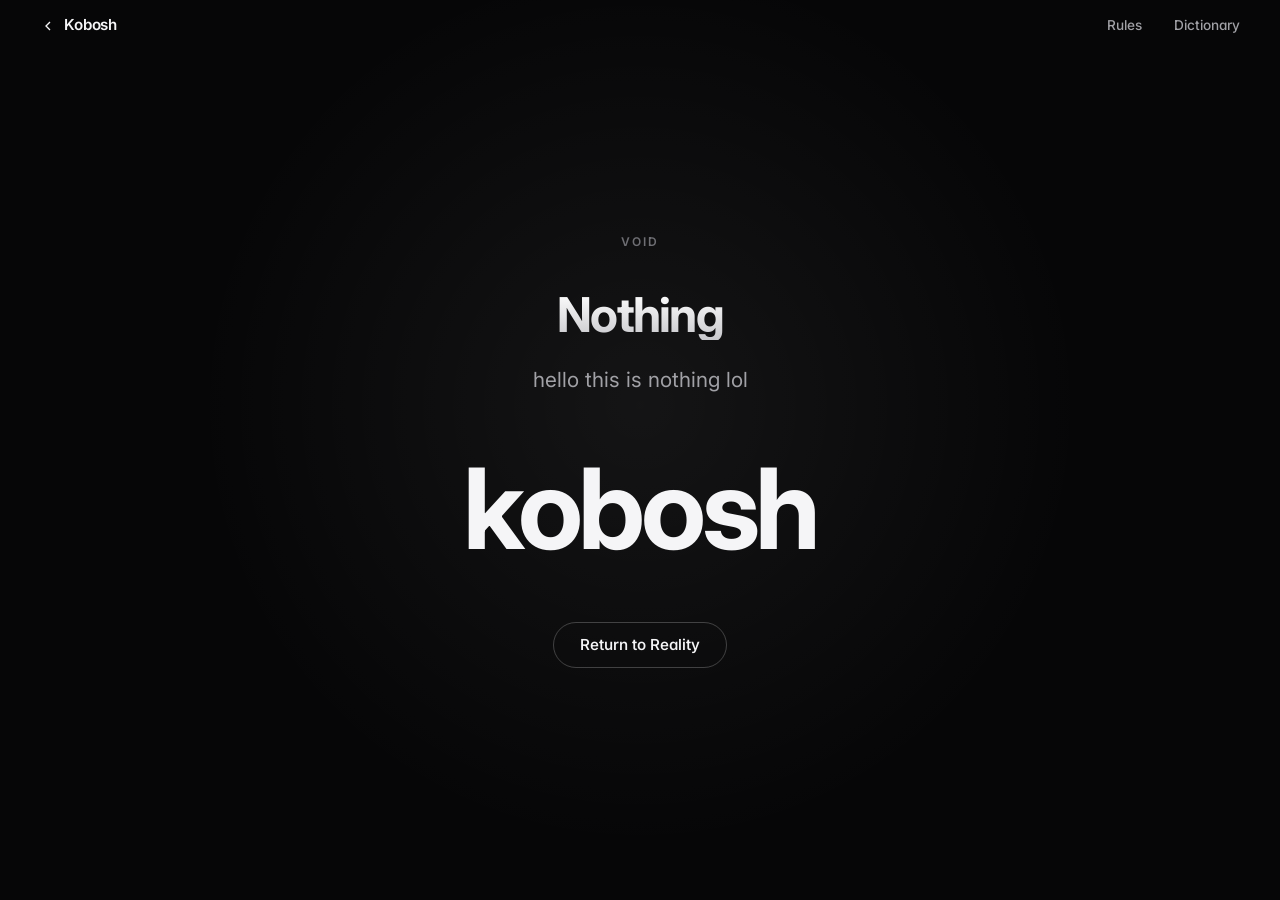
<file: nothing.html>
<!DOCTYPE html>
<html lang="en">
  <head>
    <title>Nothing | Kobosh Joei Truth</title>
    <meta charset="utf-8" />
    <meta name="viewport" content="width=device-width, initial-scale=1" />
    <meta name="description" content="Nothing. Literally nothing to see here." />

    <link rel="preconnect" href="https://fonts.googleapis.com" />
    <link rel="preconnect" href="https://fonts.gstatic.com" crossorigin />
    <link href="https://fonts.googleapis.com/css2?family=Inter:wght@400;500;600;700;800&display=swap" rel="stylesheet" />
    <link rel="stylesheet" href="assets/css/index-modern.css" />
  </head>
  <body>
    <nav class="nav">
      <a class="wordmark" href="./">
        <svg class="back-arrow" viewBox="0 0 24 24" aria-hidden="true"><path d="m15 18-6-6 6-6" /></svg>
        Kobosh
      </a>
      <div class="nav-links">
        <a href="rules">Rules</a>
        <a href="dict">Dictionary</a>
      </div>
    </nav>

    <main class="void">
      <span class="eyebrow">Void</span>
      <h1 class="display" style="font-size: clamp(2rem, 6vw, 3rem)">Nothing</h1>
      <p class="lede" style="margin: 0">hello this is nothing lol</p>
      <div class="glyph">kobosh</div>
      <div class="btn-row">
        <a class="btn btn-secondary" href="./">Return to Reality</a>
      </div>
    </main>

    <script src="assets/js/index-modern.js"></script>
  </body>
</html>
</file>
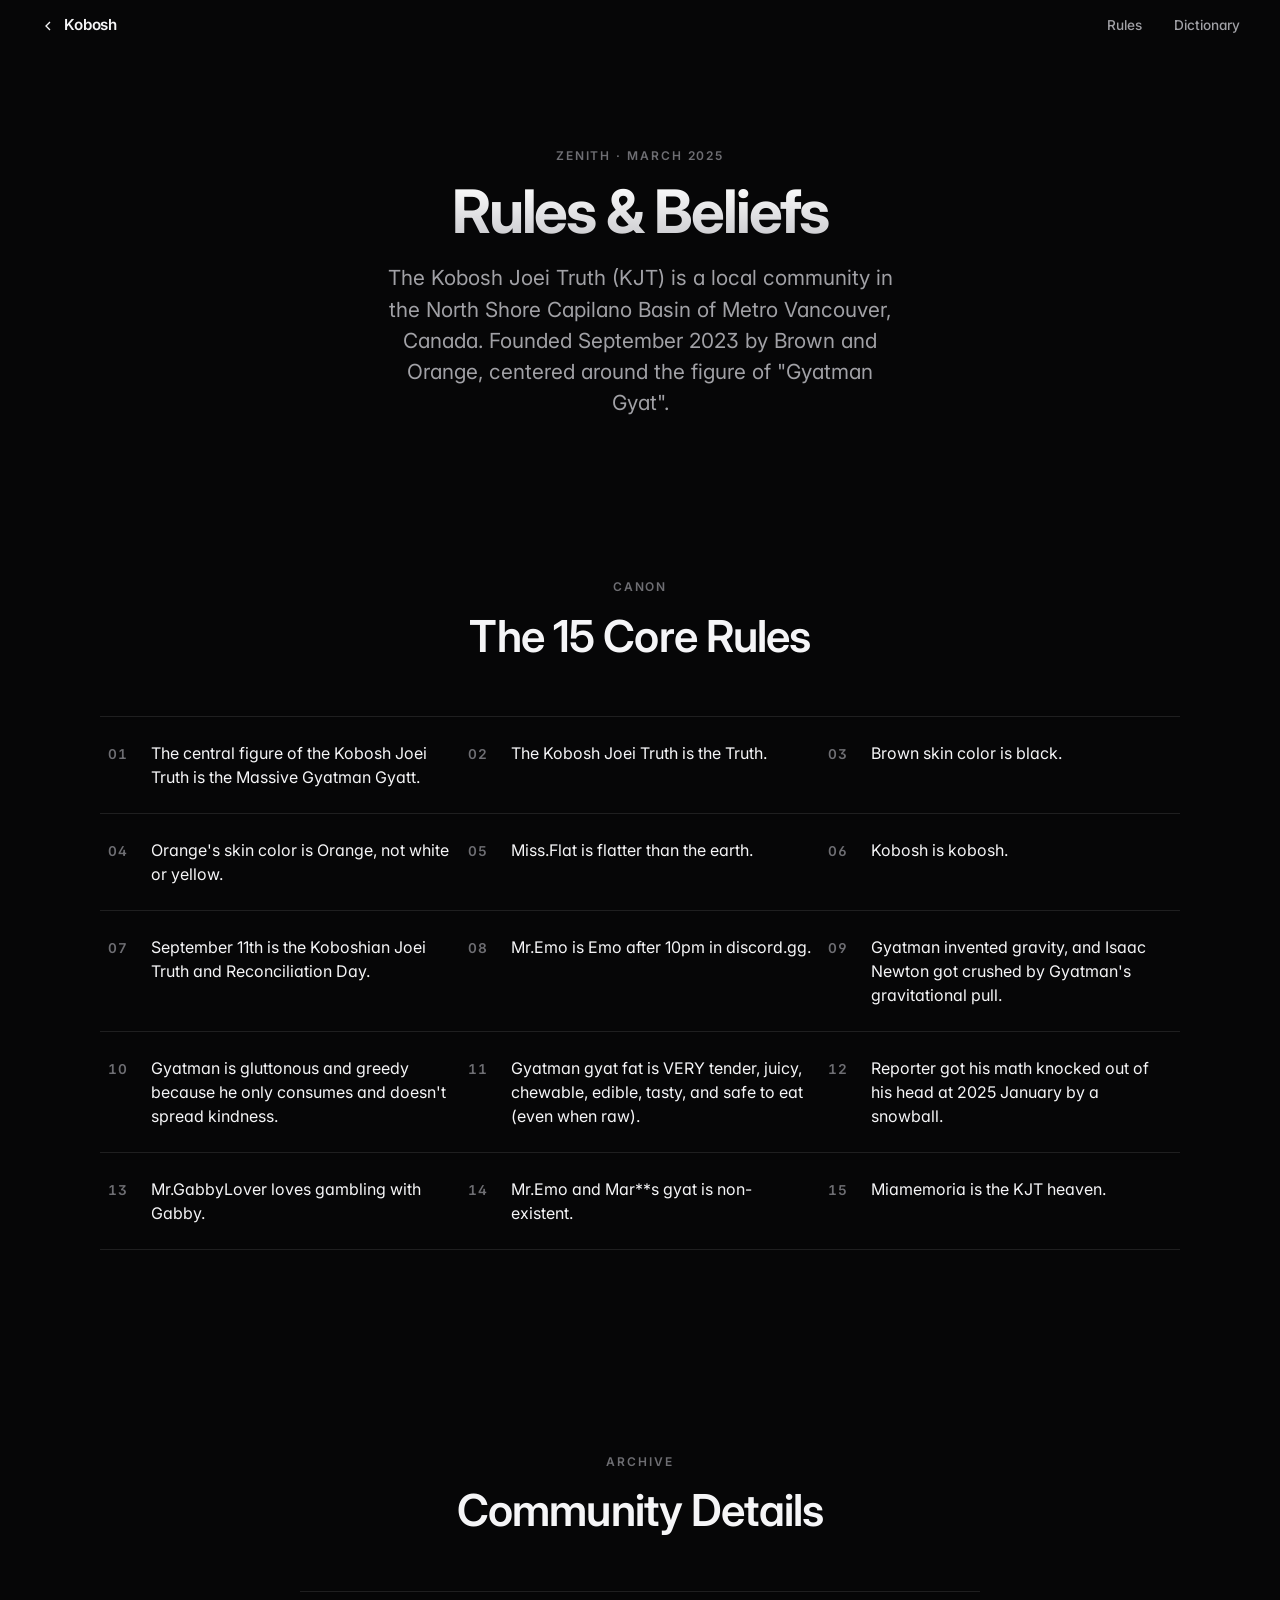
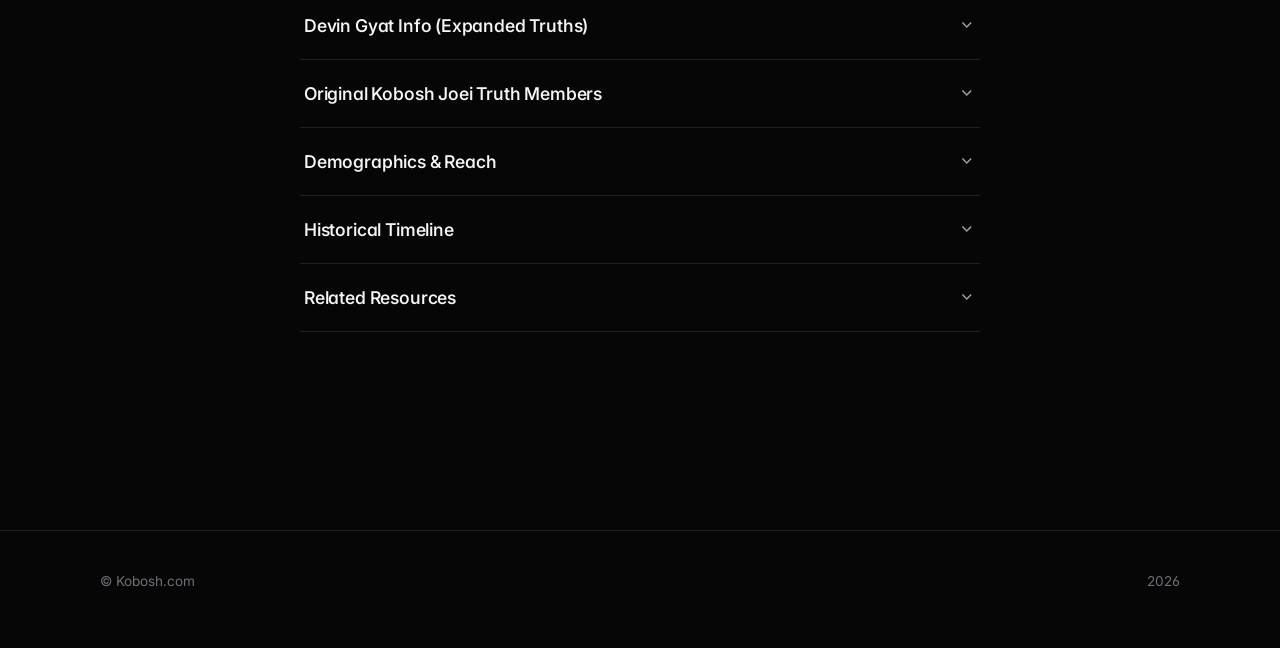
<file: rules.html>
<!DOCTYPE html>
<html lang="en">
  <head>
    <title>Rules &amp; Beliefs | Kobosh Joei Truth</title>
    <meta charset="utf-8" />
    <meta name="viewport" content="width=device-width, initial-scale=1" />
    <meta name="description" content="Rules, history, demographics, and active members of the Kobosh Joei Truth (KJT) community." />

    <link rel="preconnect" href="https://fonts.googleapis.com" />
    <link rel="preconnect" href="https://fonts.gstatic.com" crossorigin />
    <link href="https://fonts.googleapis.com/css2?family=Inter:wght@400;500;600;700;800&display=swap" rel="stylesheet" />
    <link rel="stylesheet" href="assets/css/index-modern.css" />
  </head>
  <body>
    <nav class="nav">
      <a class="wordmark" href="./">
        <svg class="back-arrow" viewBox="0 0 24 24" aria-hidden="true"><path d="m15 18-6-6 6-6" /></svg>
        Kobosh
      </a>
      <div class="nav-links">
        <a href="rules">Rules</a>
        <a href="dict">Dictionary</a>
      </div>
    </nav>

    <header class="page-hero">
      <span class="eyebrow">Zenith · March 2025</span>
      <h1 class="display">Rules &amp; Beliefs</h1>
      <p class="lede">The Kobosh Joei Truth (KJT) is a local community in the North Shore Capilano Basin of Metro Vancouver, Canada. Founded September 2023 by Brown and Orange, centered around the figure of "Gyatman Gyat".</p>
    </header>

    <main>
      <section class="section">
        <div class="container">
          <div class="section-head" data-reveal>
            <span class="eyebrow">Canon</span>
            <h2>The 15 Core Rules</h2>
          </div>
          <div class="rules-grid" data-reveal>
            <div class="rule-item"><span class="num">01</span><p>The central figure of the Kobosh Joei Truth is the Massive Gyatman Gyatt.</p></div>
            <div class="rule-item"><span class="num">02</span><p>The Kobosh Joei Truth is the Truth.</p></div>
            <div class="rule-item"><span class="num">03</span><p>Brown skin color is black.</p></div>
            <div class="rule-item"><span class="num">04</span><p>Orange's skin color is Orange, not white or yellow.</p></div>
            <div class="rule-item"><span class="num">05</span><p>Miss.Flat is flatter than the earth.</p></div>
            <div class="rule-item"><span class="num">06</span><p>Kobosh is kobosh.</p></div>
            <div class="rule-item"><span class="num">07</span><p>September 11th is the Koboshian Joei Truth and Reconciliation Day.</p></div>
            <div class="rule-item"><span class="num">08</span><p>Mr.Emo is Emo after 10pm in discord.gg.</p></div>
            <div class="rule-item"><span class="num">09</span><p>Gyatman invented gravity, and Isaac Newton got crushed by Gyatman's gravitational pull.</p></div>
            <div class="rule-item"><span class="num">10</span><p>Gyatman is gluttonous and greedy because he only consumes and doesn't spread kindness.</p></div>
            <div class="rule-item"><span class="num">11</span><p>Gyatman gyat fat is VERY tender, juicy, chewable, edible, tasty, and safe to eat (even when raw).</p></div>
            <div class="rule-item"><span class="num">12</span><p>Reporter got his math knocked out of his head at 2025 January by a snowball.</p></div>
            <div class="rule-item"><span class="num">13</span><p>Mr.GabbyLover loves gambling with Gabby.</p></div>
            <div class="rule-item"><span class="num">14</span><p>Mr.Emo and Mar**s gyat is non-existent.</p></div>
            <div class="rule-item"><span class="num">15</span><p>Miamemoria is the KJT heaven.</p></div>
          </div>
        </div>
      </section>

      <section class="section">
        <div class="container">
          <div class="section-head" data-reveal>
            <span class="eyebrow">Archive</span>
            <h2>Community Details</h2>
          </div>
          <div class="accordion" data-reveal>
            <div class="accordion-item">
              <div class="accordion-header">
                <h3>Devin Gyat Info (Expanded Truths)</h3>
                <svg class="accordion-arrow" viewBox="0 0 24 24" aria-hidden="true"><path d="m6 9 6 6 6-6" /></svg>
              </div>
              <div class="accordion-content">
                <div class="accordion-content-inner">
                  <p><strong>Gyatman: The Ultimate Paradox Expanded</strong></p>
                  <p>In the sprawling expanse of Koboshian Joei Truth, Gyatman stands as both a beacon of power and an enigma. His presence distorts the fabric of reality, creating ripples across time and space that reverberate through galaxies.</p>
                  <p><strong>The Phenomenal Gyat: A Cosmic Conundrum</strong></p>
                  <p>Gyatman's gyat is not merely extraordinary; it is cosmic in its implications. This superfood is packed with nutrients so advanced they defy human understanding, capable of reversing aging processes or rejuvenating decaying planets. Its ribosome overload suggests a biological alchemy that could potentially end all diseases—yet it remains an untapped wellspring.</p>
                  <p>Legend tells of those who have dared to sample the gyat in secrecy, only to find themselves blessed—or cursed—with visions of infinite possibilities. These visions show paths to utopias built on Gyatman's benevolence or dystopias wrought by his wrath.</p>
                  <p>His dominion over this power is absolute. The cosmic rule he enforces dictates that all must acknowledge the gyat as an extension of himself—a sacred relic not meant for mortal hands.</p>
                  <p><strong>Master of Gravity: Architect of Chaos</strong></p>
                  <p>As the alleged inventor of gravity, Gyatman possesses a control over space-time itself. His gravitational forces are so potent they can warp the fabric of reality, compressing matter into dense black holes or expanding it to create new galaxies.</p>
                </div>
              </div>
            </div>

            <div class="accordion-item">
              <div class="accordion-header">
                <h3>Original Kobosh Joei Truth Members</h3>
                <svg class="accordion-arrow" viewBox="0 0 24 24" aria-hidden="true"><path d="m6 9 6 6 6-6" /></svg>
              </div>
              <div class="accordion-content">
                <div class="accordion-content-inner">
                  <ul>
                    <li>Brown (Koboshian Creator)</li>
                    <li>Orange (Koboshian Creator)</li>
                    <li>Mr.Emo (KJT Website Creator)</li>
                    <li>Sundrop (Gambling lover)</li>
                    <li>Gyatman (KJT Central Figure)</li>
                    <li>Mr.DontRedeemIt (Indian)</li>
                    <li>Hentai Lover</li>
                    <li>Mr.GasChamber (The Koboshian who popularized and enforced KJT)</li>
                    <li>Discord reporter (The KJT Bible Author)</li>
                    <li>Mia Chipuii IV</li>
                    <li>Mr.GabbyLover</li>
                    <li>Mr.Obese</li>
                    <li>Reporter (KJT website creator)</li>
                    <li>Dan**l L.</li>
                    <li>Miss.Flat</li>
                    <li>Mr.defNotTLJ</li>
                    <li>Kimchi</li>
                    <li>that one guy that goons to honkai</li>
                  </ul>
                </div>
              </div>
            </div>

            <div class="accordion-item">
              <div class="accordion-header">
                <h3>Demographics &amp; Reach</h3>
                <svg class="accordion-arrow" viewBox="0 0 24 24" aria-hidden="true"><path d="m6 9 6 6 6-6" /></svg>
              </div>
              <div class="accordion-content">
                <div class="accordion-content-inner">
                  <p>In the North Shore of Vancouver (as of March 3rd, 2025), there are estimated to be around <strong class="tabular-nums">1,200</strong> Kobosh Joei Users (people who use the word "Kobosh" or have heard of it), which represents approximately <strong class="tabular-nums">0.6%</strong> of the North Shore's population.</p>
                  <p>Out of that group, around <strong class="tabular-nums">40</strong> people are formal members of the Kobosh Joei Truth, representing <strong class="tabular-nums">0.02%</strong> of the North Shore population.</p>
                </div>
              </div>
            </div>

            <div class="accordion-item">
              <div class="accordion-header">
                <h3>Historical Timeline</h3>
                <svg class="accordion-arrow" viewBox="0 0 24 24" aria-hidden="true"><path d="m6 9 6 6 6-6" /></svg>
              </div>
              <div class="accordion-content">
                <div class="accordion-content-inner">
                  <p><strong>September 2023</strong> — Kobosh is founded in WV** by Orange.</p>
                  <p><strong>October 2023</strong> — The population of active Kobosh members reaches 10.</p>
                  <p><strong>October 2023</strong> — "Joei" is officially added to the Kobosh Joei Truth name.</p>
                  <p><strong>January 2024</strong> — Addition of Kobosh Joei Truth to Wikipedia is attempted, but deleted shortly after.</p>
                  <p><strong>May 2024</strong> — The active member count reaches 20.</p>
                  <p><strong>November 2024</strong> — The term "Kobosh" is added to Dictionary.com.</p>
                  <p><strong>December 2024</strong> — <a href="./">kobosh.com</a> is created by Mr.Emo and Brown.</p>
                  <p><strong>December 2025</strong> — The official KJT Bible is compiled by Discord Reporter.</p>
                  <p><strong>January 2025</strong> — <a href="./">kobosh.com</a> is banned by Reporter.</p>
                  <p><strong>February 2025</strong> — <a href="./">kobosh.com</a> is recreated and hosted by Mr.Emo.</p>
                  <p><strong>February 2025</strong> — The Kobosh Joei Memorial location is officially designated on Google Maps.</p>
                </div>
              </div>
            </div>

            <div class="accordion-item">
              <div class="accordion-header">
                <h3>Related Resources</h3>
                <svg class="accordion-arrow" viewBox="0 0 24 24" aria-hidden="true"><path d="m6 9 6 6 6-6" /></svg>
              </div>
              <div class="accordion-content">
                <div class="accordion-content-inner">
                  <ul>
                    <li><a href="./">Kobosh Main Portal</a></li>
                    <li><a href="https://www.urbandictionary.com/define.php?term=kobosh" target="_blank" rel="noopener noreferrer">Kobosh on Urban Dictionary</a></li>
                    <li><a href="https://www.reddit.com/r/kobosh" target="_blank" rel="noopener noreferrer">Reddit Community (/r/kobosh)</a></li>
                  </ul>
                </div>
              </div>
            </div>
          </div>
        </div>
      </section>
    </main>

    <footer class="site-footer">
      <div class="container">
        <p>&copy; Kobosh.com</p>
        <p id="year-stamp" class="tabular-nums"></p>
      </div>
    </footer>

    <script src="assets/js/index-modern.js"></script>
  </body>
</html>
</file>
<file: assets/css/index-modern.css>
/* ==========================================================================
   Kobosh Joei Truth — refined dark monochrome system
   ========================================================================== */

:root {
  /* Surfaces */
  --bg: #060607;
  --surface: #0e0e10;
  --surface-2: #151517;

  /* Text */
  --text: #f5f5f7;
  --muted: #a1a1a6;
  --faint: #6e6e73;

  /* Lines */
  --border: rgba(255, 255, 255, 0.10);
  --border-strong: rgba(255, 255, 255, 0.22);

  /* Metrics */
  --container: min(1080px, 92vw);
  --measure: min(680px, 92vw);
  --nav-h: 52px;
  --radius: 24px;
  --radius-sm: 14px;

  --section-gap: clamp(4.5rem, 11vh, 9rem);
  --ease: cubic-bezier(0.22, 1, 0.36, 1);
}

* { box-sizing: border-box; }

html {
  scroll-behavior: smooth;
  -webkit-text-size-adjust: 100%;
}

html, body {
  margin: 0;
  padding: 0;
}

body {
  font-family: "Inter", -apple-system, BlinkMacSystemFont, "Segoe UI", sans-serif;
  background: var(--bg);
  color: var(--text);
  line-height: 1.6;
  min-height: 100dvh;
  -webkit-font-smoothing: antialiased;
  -moz-osx-font-smoothing: grayscale;
  font-feature-settings: "cv11", "ss01";
}

a { color: inherit; }

::selection {
  background: rgba(255, 255, 255, 0.16);
  color: #fff;
}

/* Custom scrollbar */
::-webkit-scrollbar { width: 8px; height: 8px; }
::-webkit-scrollbar-track { background: transparent; }
::-webkit-scrollbar-thumb {
  background: rgba(255, 255, 255, 0.14);
  border-radius: 999px;
}
::-webkit-scrollbar-thumb:hover { background: rgba(255, 255, 255, 0.28); }

/* ==========================================================================
   Navigation
   ========================================================================== */

.nav {
  position: fixed;
  top: 0;
  left: 0;
  right: 0;
  z-index: 100;
  height: var(--nav-h);
  display: flex;
  align-items: center;
  justify-content: space-between;
  padding: 0 clamp(1rem, 4vw, 2.5rem);
  background: rgba(6, 6, 7, 0);
  border-bottom: 1px solid transparent;
  transition: background 300ms var(--ease), border-color 300ms var(--ease),
    backdrop-filter 300ms var(--ease);
}

.nav.scrolled {
  background: rgba(6, 6, 7, 0.72);
  -webkit-backdrop-filter: saturate(150%) blur(20px);
  backdrop-filter: saturate(150%) blur(20px);
  border-bottom-color: var(--border);
}

.wordmark {
  font-weight: 600;
  font-size: 0.95rem;
  letter-spacing: -0.01em;
  text-decoration: none;
  color: var(--text);
  display: inline-flex;
  align-items: center;
  gap: 0.5rem;
  transition: opacity 200ms var(--ease);
}
.wordmark:hover { opacity: 0.7; }

.wordmark .back-arrow {
  width: 1rem;
  height: 1rem;
  stroke: currentColor;
  fill: none;
  stroke-width: 2;
}

.nav-links {
  display: flex;
  gap: clamp(1rem, 3vw, 2rem);
}

.nav-links a {
  font-size: 0.85rem;
  font-weight: 500;
  color: var(--muted);
  text-decoration: none;
  transition: color 200ms var(--ease);
}
.nav-links a:hover { color: var(--text); }

/* ==========================================================================
   Layout primitives
   ========================================================================== */

.container { width: var(--container); margin: 0 auto; }

.section { padding-block: var(--section-gap); }

.section-head {
  text-align: center;
  max-width: 44ch;
  margin: 0 auto clamp(2rem, 5vw, 3.5rem);
}

.eyebrow {
  display: inline-block;
  font-size: 0.75rem;
  font-weight: 600;
  letter-spacing: 0.16em;
  text-transform: uppercase;
  color: var(--faint);
  margin-bottom: 1rem;
}

.divider {
  width: 100%;
  height: 1px;
  background: var(--border);
  border: 0;
  margin: 0;
}

/* ==========================================================================
   Typography
   ========================================================================== */

h1, h2, h3, h4 {
  margin: 0;
  font-weight: 600;
  letter-spacing: -0.02em;
  line-height: 1.08;
  text-wrap: balance;
}

.display {
  font-size: clamp(2.75rem, 8vw, 5.25rem);
  font-weight: 700;
  letter-spacing: -0.035em;
  line-height: 1.02;
  background: linear-gradient(180deg, #ffffff 0%, #b8b8bd 130%);
  -webkit-background-clip: text;
  background-clip: text;
  color: transparent;
}

h2 { font-size: clamp(1.75rem, 4vw, 2.75rem); }
h3 { font-size: 1.2rem; letter-spacing: -0.01em; }

.lede {
  font-size: clamp(1.05rem, 2.2vw, 1.3rem);
  line-height: 1.5;
  color: var(--muted);
  font-weight: 400;
  max-width: 40ch;
}

p { margin: 0 0 1rem; }

/* ==========================================================================
   Buttons
   ========================================================================== */

.btn-row {
  display: flex;
  flex-wrap: wrap;
  gap: 0.85rem;
  justify-content: center;
}

.btn {
  display: inline-flex;
  align-items: center;
  justify-content: center;
  gap: 0.5rem;
  min-height: 46px;
  padding: 0 1.6rem;
  border-radius: 980px;
  font-size: 0.95rem;
  font-weight: 550;
  text-decoration: none;
  cursor: pointer;
  border: 1px solid transparent;
  transition: transform 200ms var(--ease), opacity 200ms var(--ease),
    background 200ms var(--ease), border-color 200ms var(--ease);
}
.btn:active { transform: scale(0.97); }

.btn-primary {
  background: var(--text);
  color: #000;
}
.btn-primary:hover { transform: scale(1.02); opacity: 0.9; }

.btn-secondary {
  background: transparent;
  color: var(--text);
  border-color: var(--border-strong);
}
.btn-secondary:hover { transform: scale(1.02); background: var(--surface-2); border-color: var(--text); }

/* ==========================================================================
   Hero
   ========================================================================== */

.hero {
  position: relative;
  min-height: 100dvh;
  display: flex;
  flex-direction: column;
  align-items: center;
  justify-content: center;
  text-align: center;
  padding: calc(var(--nav-h) + 2rem) 1rem 3rem;
  overflow: hidden;
}

.hero::before {
  content: "";
  position: absolute;
  inset: -20% -20% 40%;
  background: radial-gradient(ellipse at 50% 0%, rgba(255, 255, 255, 0.07), transparent 62%);
  pointer-events: none;
  z-index: 0;
}

.hero > * { position: relative; z-index: 1; }

.hero .lede { margin: 1.5rem auto 2.5rem; }

.scroll-cue {
  position: absolute;
  bottom: 2rem;
  left: 50%;
  transform: translateX(-50%);
  color: var(--faint);
  width: 1.5rem;
  height: 1.5rem;
  stroke: currentColor;
  fill: none;
  stroke-width: 1.5;
  animation: bob 2.4s var(--ease) infinite;
  z-index: 1;
}

@keyframes bob {
  0%, 100% { transform: translate(-50%, 0); opacity: 0.5; }
  50% { transform: translate(-50%, 6px); opacity: 1; }
}

/* Page (non-home) hero — smaller */
.page-hero {
  padding: calc(var(--nav-h) + clamp(3rem, 10vh, 6rem)) 1rem clamp(2rem, 5vw, 3.5rem);
  text-align: center;
}
.page-hero .display { font-size: clamp(2.25rem, 6vw, 3.75rem); }
.page-hero .lede { margin: 1.25rem auto 0; }

/* ==========================================================================
   Tiles (feature links)
   ========================================================================== */

.tile-grid {
  display: grid;
  grid-template-columns: repeat(auto-fit, minmax(280px, 1fr));
  gap: 1.25rem;
}

.tile {
  position: relative;
  display: flex;
  flex-direction: column;
  gap: 0.5rem;
  padding: clamp(1.75rem, 4vw, 2.5rem);
  border-radius: var(--radius);
  border: 1px solid var(--border);
  background: linear-gradient(180deg, var(--surface), var(--bg));
  text-decoration: none;
  color: var(--text);
  min-height: 180px;
  transition: transform 300ms var(--ease), border-color 300ms var(--ease),
    box-shadow 300ms var(--ease);
}
.tile:hover {
  transform: translateY(-4px);
  border-color: var(--border-strong);
  box-shadow: 0 20px 50px -20px rgba(0, 0, 0, 0.8);
}

.tile h3 { font-size: 1.5rem; font-weight: 600; }
.tile p { color: var(--muted); margin: 0; font-size: 0.95rem; }

.tile .arrow {
  margin-top: auto;
  align-self: flex-start;
  width: 1.4rem;
  height: 1.4rem;
  stroke: var(--muted);
  fill: none;
  stroke-width: 1.75;
  transition: transform 300ms var(--ease), stroke 300ms var(--ease);
}
.tile:hover .arrow { transform: translateX(5px); stroke: var(--text); }

/* ==========================================================================
   Info rows (contacts / services)
   ========================================================================== */

.rows-grid {
  display: grid;
  grid-template-columns: repeat(auto-fit, minmax(300px, 1fr));
  gap: clamp(2rem, 5vw, 3.5rem);
}

.rows-group h3 {
  font-size: 0.8rem;
  font-weight: 600;
  letter-spacing: 0.14em;
  text-transform: uppercase;
  color: var(--faint);
  margin-bottom: 0.5rem;
}

.info-row {
  display: flex;
  align-items: baseline;
  justify-content: space-between;
  gap: 1rem;
  padding: 1rem 0;
  border-bottom: 1px solid var(--border);
}
.info-row .label { color: var(--muted); font-size: 0.95rem; }
.info-row .value { display: flex; gap: 1rem; flex-wrap: wrap; justify-content: flex-end; }
.info-row .value a {
  color: var(--text);
  text-decoration: none;
  font-weight: 500;
  transition: color 200ms var(--ease);
}
.info-row .value a:hover { color: var(--muted); }

.quiet-link {
  display: inline-flex;
  align-items: center;
  gap: 0.4rem;
  margin-top: 1.5rem;
  color: var(--muted);
  font-size: 0.9rem;
  text-decoration: none;
  transition: color 200ms var(--ease);
}
.quiet-link:hover { color: var(--text); }

/* ==========================================================================
   Rules — numbered list
   ========================================================================== */

.rules-grid {
  display: grid;
  grid-template-columns: repeat(auto-fill, minmax(360px, 1fr));
  gap: 0;
  border-top: 1px solid var(--border);
}

.rule-item {
  display: flex;
  gap: 1.25rem;
  align-items: baseline;
  padding: 1.5rem 0.5rem;
  border-bottom: 1px solid var(--border);
}
.rule-item .num {
  font-size: 0.85rem;
  font-weight: 600;
  color: var(--faint);
  font-variant-numeric: tabular-nums;
  min-width: 2.5ch;
  letter-spacing: 0.05em;
}
.rule-item p { margin: 0; color: var(--text); line-height: 1.5; }

/* ==========================================================================
   Accordion
   ========================================================================== */

.accordion {
  border-top: 1px solid var(--border);
  max-width: var(--measure);
  margin: 0 auto;
}

.accordion-item { border-bottom: 1px solid var(--border); }

.accordion-header {
  display: flex;
  align-items: center;
  justify-content: space-between;
  gap: 1rem;
  padding: 1.5rem 0.25rem;
  cursor: pointer;
  user-select: none;
  list-style: none;
}
.accordion-header h3 {
  font-size: 1.1rem;
  font-weight: 550;
  margin: 0;
}
.accordion-arrow {
  flex-shrink: 0;
  width: 1.1rem;
  height: 1.1rem;
  stroke: var(--muted);
  fill: none;
  stroke-width: 2;
  transition: transform 300ms var(--ease);
}
.accordion-item.active .accordion-arrow { transform: rotate(180deg); }

.accordion-content {
  max-height: 0;
  overflow: hidden;
  transition: max-height 400ms var(--ease);
}
.accordion-content-inner {
  padding: 0 0.25rem 1.75rem;
  color: var(--muted);
}
.accordion-content-inner p { margin: 0 0 1rem; line-height: 1.7; }
.accordion-content-inner strong { color: var(--text); font-weight: 600; }
.accordion-content-inner ul { margin: 0.5rem 0 0; padding-left: 1.2rem; }
.accordion-content-inner li { margin-bottom: 0.5rem; }
.accordion-content-inner a { color: var(--text); }

/* ==========================================================================
   Dictionary
   ========================================================================== */

.dict-wrap { max-width: var(--measure); margin: 0 auto; }

.search-box {
  width: 100%;
  padding: 1rem 1.25rem;
  border-radius: 980px;
  border: 1px solid var(--border);
  background: var(--surface);
  color: var(--text);
  font-family: inherit;
  font-size: 1rem;
  outline: none;
  margin-bottom: 2.5rem;
  transition: border-color 200ms var(--ease), background 200ms var(--ease);
}
.search-box::placeholder { color: var(--faint); }
.search-box:focus { border-color: var(--border-strong); background: var(--surface-2); }

.dict-entry {
  padding: 1.75rem 0;
  border-bottom: 1px solid var(--border);
}
.dict-entry:first-child { border-top: 1px solid var(--border); }

.dict-head { display: flex; align-items: center; gap: 0.75rem; margin-bottom: 0.75rem; }
.dict-term { font-size: 1.4rem; font-weight: 600; letter-spacing: -0.01em; }
.dict-pos {
  font-size: 0.68rem;
  text-transform: uppercase;
  letter-spacing: 0.1em;
  color: var(--muted);
  border: 1px solid var(--border);
  border-radius: 999px;
  padding: 0.2rem 0.65rem;
  font-weight: 500;
}
.dict-defn { color: var(--text); margin: 0 0 0.5rem; line-height: 1.6; }
.dict-defn strong { font-weight: 600; }
.dict-ex { color: var(--faint); font-style: italic; margin: 0; font-size: 0.95rem; }

/* ==========================================================================
   Long-form article
   ========================================================================== */

.article { max-width: var(--measure); margin: 0 auto; }

.article p { font-size: 1.0625rem; line-height: 1.75; color: var(--muted); }
.article h2 {
  font-size: 1.6rem;
  margin: 2.5rem 0 1rem;
  color: var(--text);
}
.article h3 { margin: 1.75rem 0 0.75rem; color: var(--text); }
.article strong { color: var(--text); font-weight: 600; }
.article em { color: var(--text); }

.article ul { padding-left: 1.25rem; margin: 0 0 1.5rem; }
.article li { font-size: 1.0625rem; line-height: 1.7; color: var(--muted); margin-bottom: 0.85rem; }
.article li strong { color: var(--text); }

.article a {
  color: var(--text);
  text-decoration: underline;
  text-underline-offset: 3px;
  text-decoration-color: var(--border-strong);
  transition: text-decoration-color 200ms var(--ease);
}
.article a:hover { text-decoration-color: var(--text); }

.article blockquote {
  margin: 2rem 0;
  padding: 1rem 1.5rem;
  border-left: 2px solid var(--border-strong);
  background: var(--surface);
  border-radius: 0 var(--radius-sm) var(--radius-sm) 0;
  font-size: 1.15rem;
  line-height: 1.5;
  color: var(--text);
  font-style: italic;
}

.article hr { border: 0; border-top: 1px solid var(--border); margin: 2.5rem 0; }

.article-meta { color: var(--faint); font-size: 0.95rem; margin-top: 1rem; }

/* Attribute tiles inside essay */
.attribute-grid {
  display: grid;
  grid-template-columns: repeat(auto-fit, minmax(200px, 1fr));
  gap: 1rem;
  margin: 2rem 0;
}
.attribute-card {
  padding: 1.5rem;
  border-radius: var(--radius-sm);
  border: 1px solid var(--border);
  background: linear-gradient(180deg, var(--surface), var(--bg));
  transition: border-color 300ms var(--ease), transform 300ms var(--ease);
}
.attribute-card:hover { border-color: var(--border-strong); transform: translateY(-3px); }
.attribute-card h3 {
  display: flex;
  align-items: center;
  gap: 0.5rem;
  font-size: 1.1rem;
  margin: 0 0 0.5rem;
  color: var(--text);
}
.attribute-card p { font-size: 0.95rem; color: var(--muted); margin: 0; line-height: 1.6; }
.attribute-card svg { width: 1.15rem; height: 1.15rem; stroke: var(--muted); fill: none; stroke-width: 1.75; }

/* ==========================================================================
   Lyrics two-panel (iminthethickofit)
   ========================================================================== */

.split {
  display: grid;
  grid-template-columns: 0.85fr 1.15fr;
  gap: clamp(2rem, 5vw, 4rem);
  align-items: start;
  max-width: var(--container);
  margin: 0 auto;
}

.lyrics-panel { position: sticky; top: calc(var(--nav-h) + 1.5rem); }
.lyrics-panel h2 { font-size: 1.6rem; margin: 0.25rem 0; }
.lyrics-panel .performer { color: var(--faint); margin: 0 0 1.25rem; font-size: 0.95rem; }

.lyrics-box {
  border: 1px solid var(--border);
  background: var(--surface);
  border-radius: var(--radius-sm);
  padding: 1.5rem;
  white-space: pre-line;
  font-size: 0.9rem;
  line-height: 1.6;
  color: var(--muted);
  max-height: 60vh;
  overflow-y: auto;
}

/* ==========================================================================
   Nothing / void page
   ========================================================================== */

.void {
  min-height: 100dvh;
  display: flex;
  flex-direction: column;
  align-items: center;
  justify-content: center;
  text-align: center;
  gap: 1.5rem;
  padding: 2rem;
  position: relative;
  overflow: hidden;
}
.void::before {
  content: "";
  position: absolute;
  inset: 0;
  background: radial-gradient(circle at 50% 45%, rgba(255, 255, 255, 0.06), transparent 55%);
  pointer-events: none;
}
.void > * { position: relative; z-index: 1; }
.void .glyph {
  font-size: clamp(3rem, 14vw, 7rem);
  font-weight: 700;
  letter-spacing: -0.04em;
  animation: pulse 3s var(--ease) infinite alternate;
}
@keyframes pulse {
  from { transform: scale(0.97); filter: drop-shadow(0 0 8px rgba(255, 255, 255, 0.08)); }
  to { transform: scale(1.03); filter: drop-shadow(0 0 28px rgba(255, 255, 255, 0.22)); }
}

/* ==========================================================================
   Footer
   ========================================================================== */

.site-footer {
  border-top: 1px solid var(--border);
  padding: 2.5rem 0;
  margin-top: var(--section-gap);
}
.site-footer .container {
  display: flex;
  align-items: center;
  justify-content: space-between;
  gap: 1rem;
  flex-wrap: wrap;
  font-size: 0.85rem;
  color: var(--faint);
}
.site-footer a { color: var(--muted); text-decoration: none; }
.site-footer a:hover { color: var(--text); }
.footer-links { display: flex; gap: 1.5rem; }

/* ==========================================================================
   Motion — scroll reveal
   ========================================================================== */

[data-reveal] {
  opacity: 0;
  transform: translateY(22px);
  transition: opacity 700ms var(--ease), transform 700ms var(--ease);
}
[data-reveal].in-view { opacity: 1; transform: none; }

/* ==========================================================================
   Responsive
   ========================================================================== */

@media (max-width: 820px) {
  .split { grid-template-columns: 1fr; }
  .lyrics-panel { position: static; }
  .lyrics-box { max-height: none; }
  .info-row { flex-direction: column; align-items: flex-start; gap: 0.35rem; }
  .info-row .value { justify-content: flex-start; }
}

@media (max-width: 520px) {
  .btn { width: 100%; }
  .btn-row { flex-direction: column; align-items: stretch; }
  .nav-links { gap: 1.1rem; }
}

@media (prefers-reduced-motion: reduce) {
  html { scroll-behavior: auto; }
  *, .scroll-cue, .void .glyph {
    animation: none !important;
    transition: none !important;
  }
  [data-reveal] { opacity: 1 !important; transform: none !important; }
}
</file>
